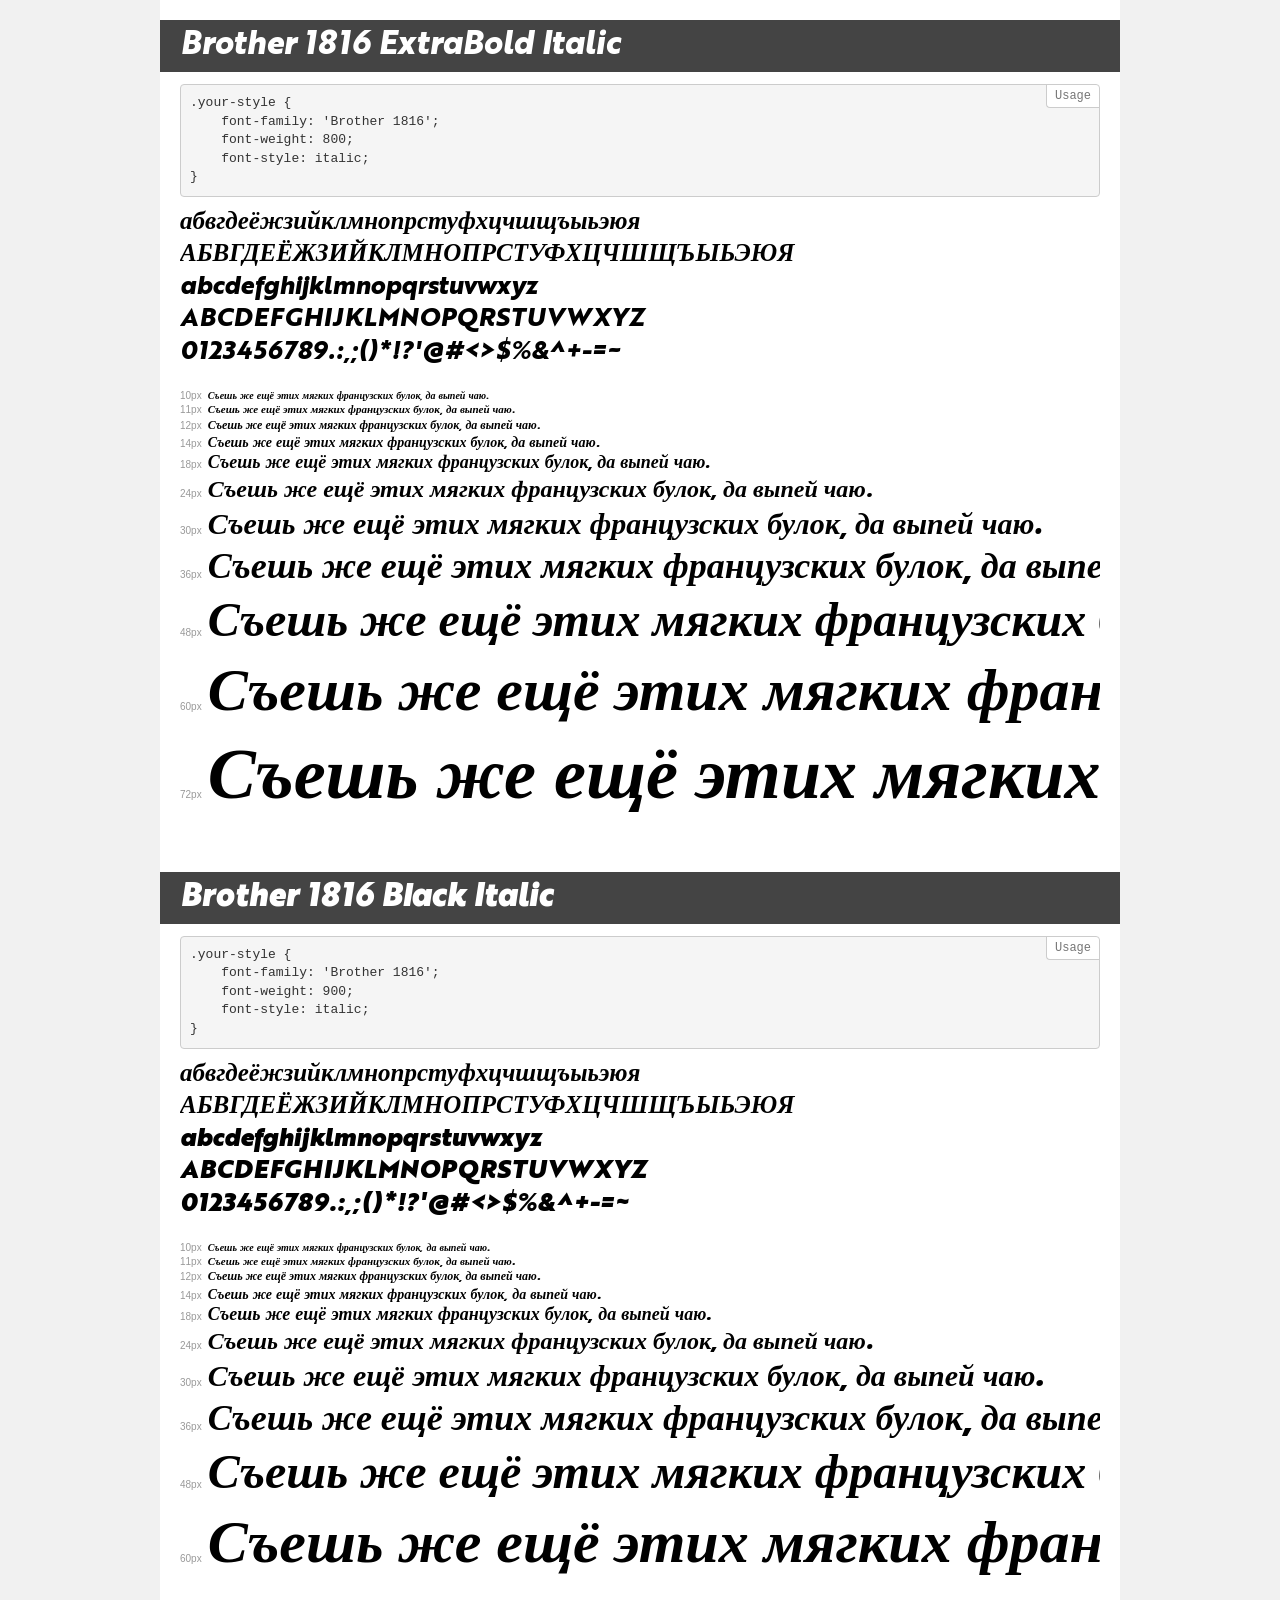
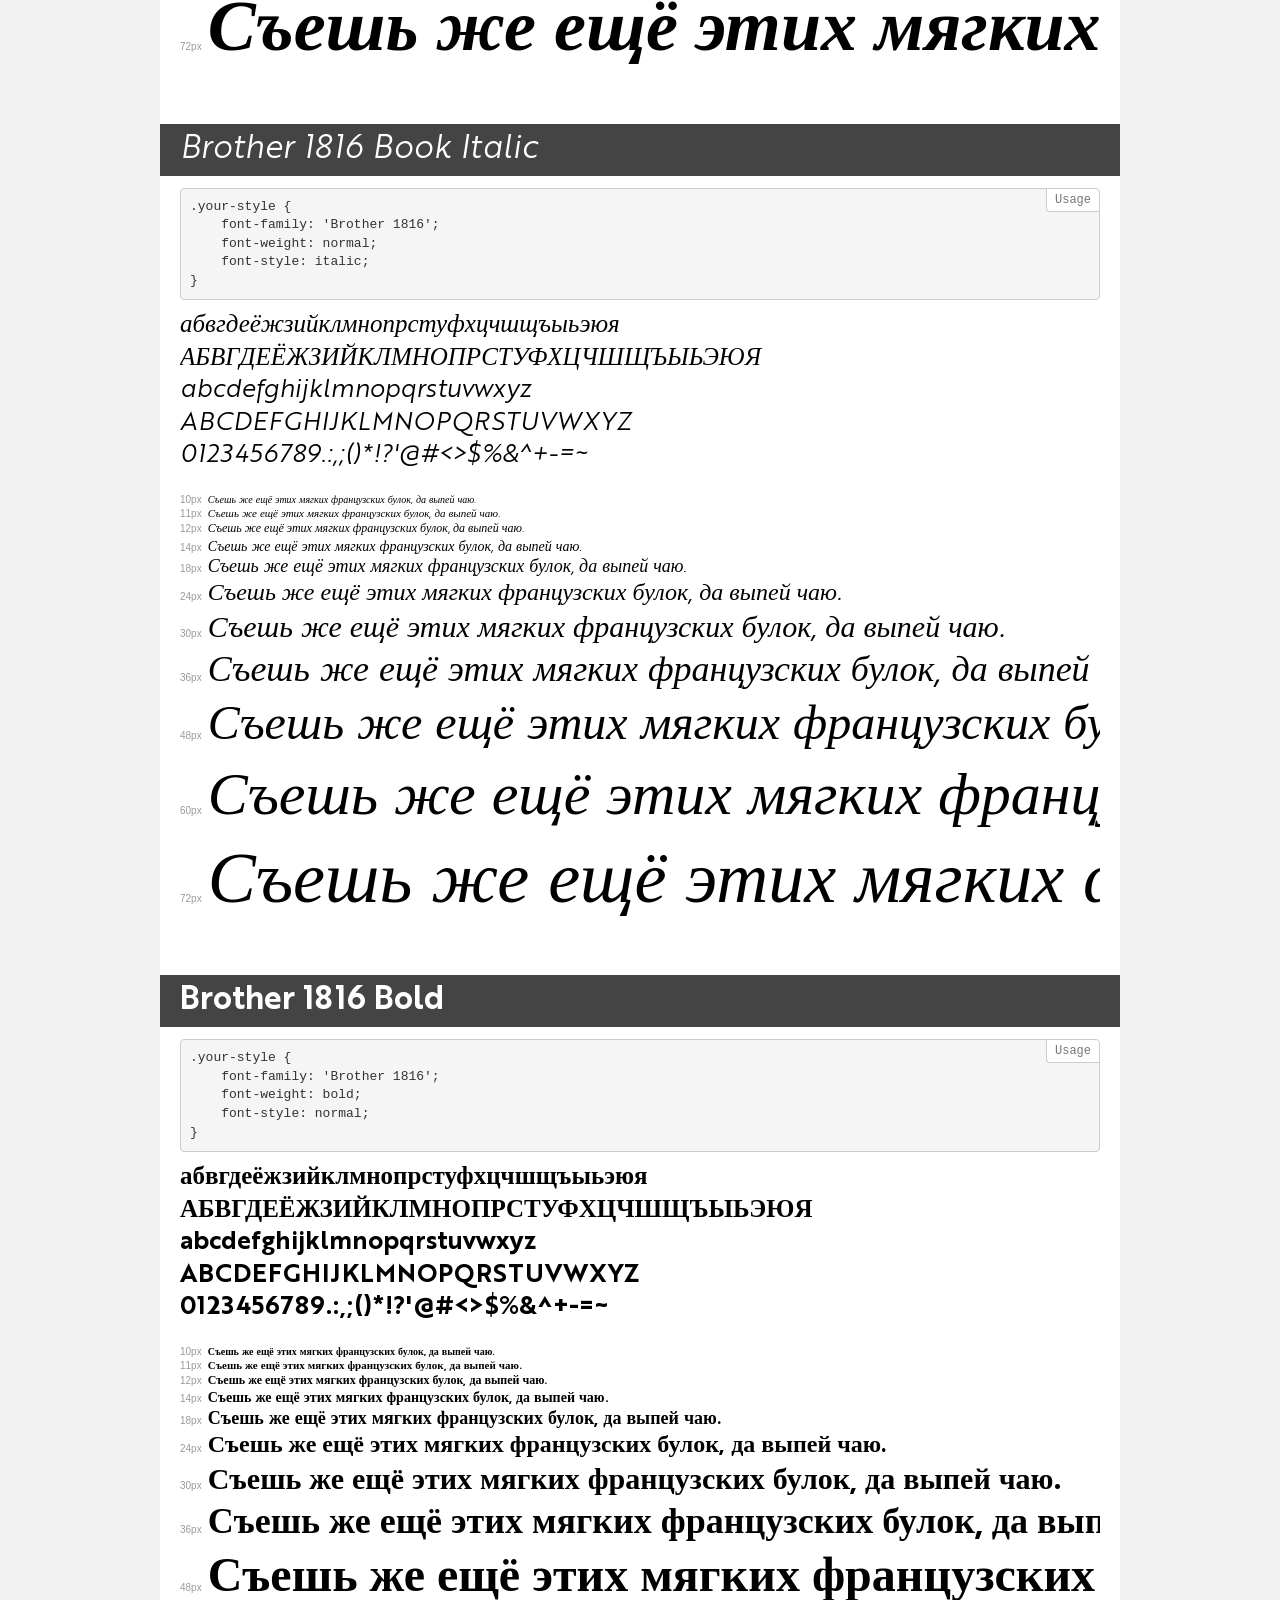
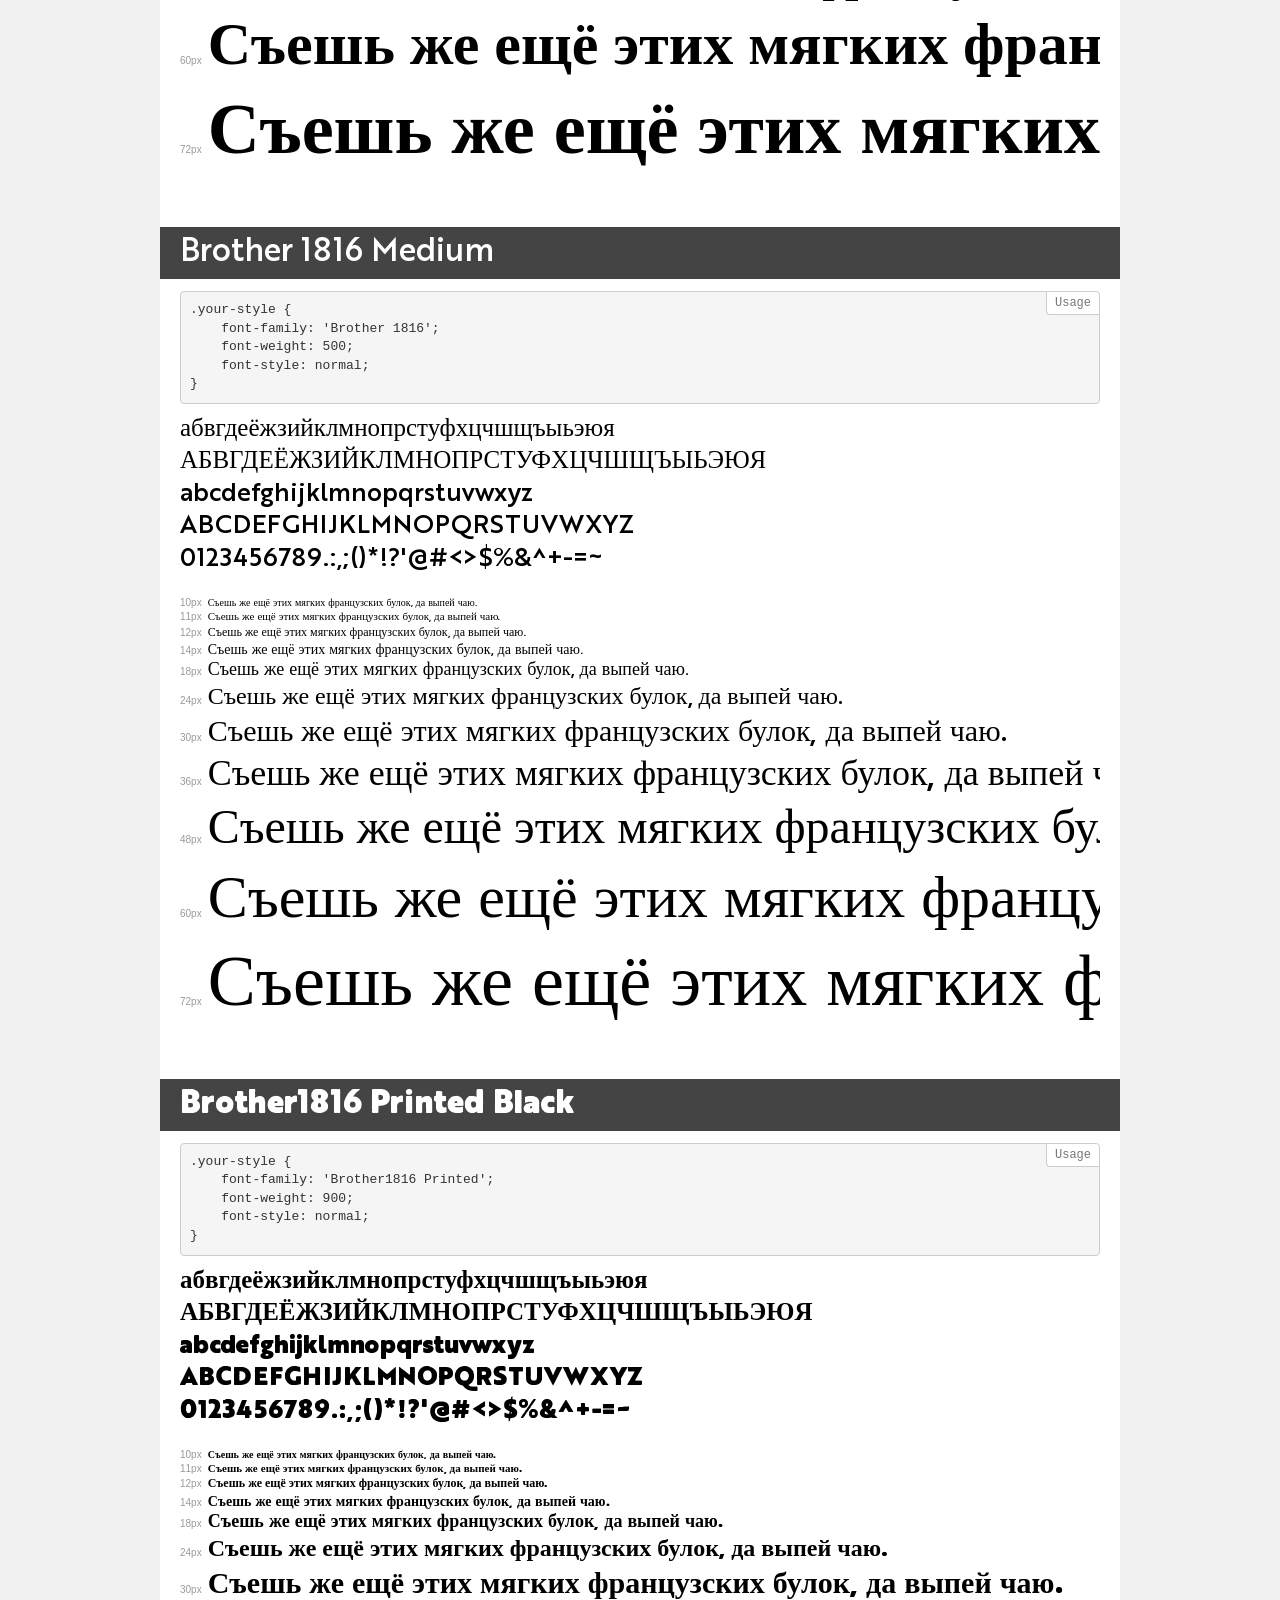
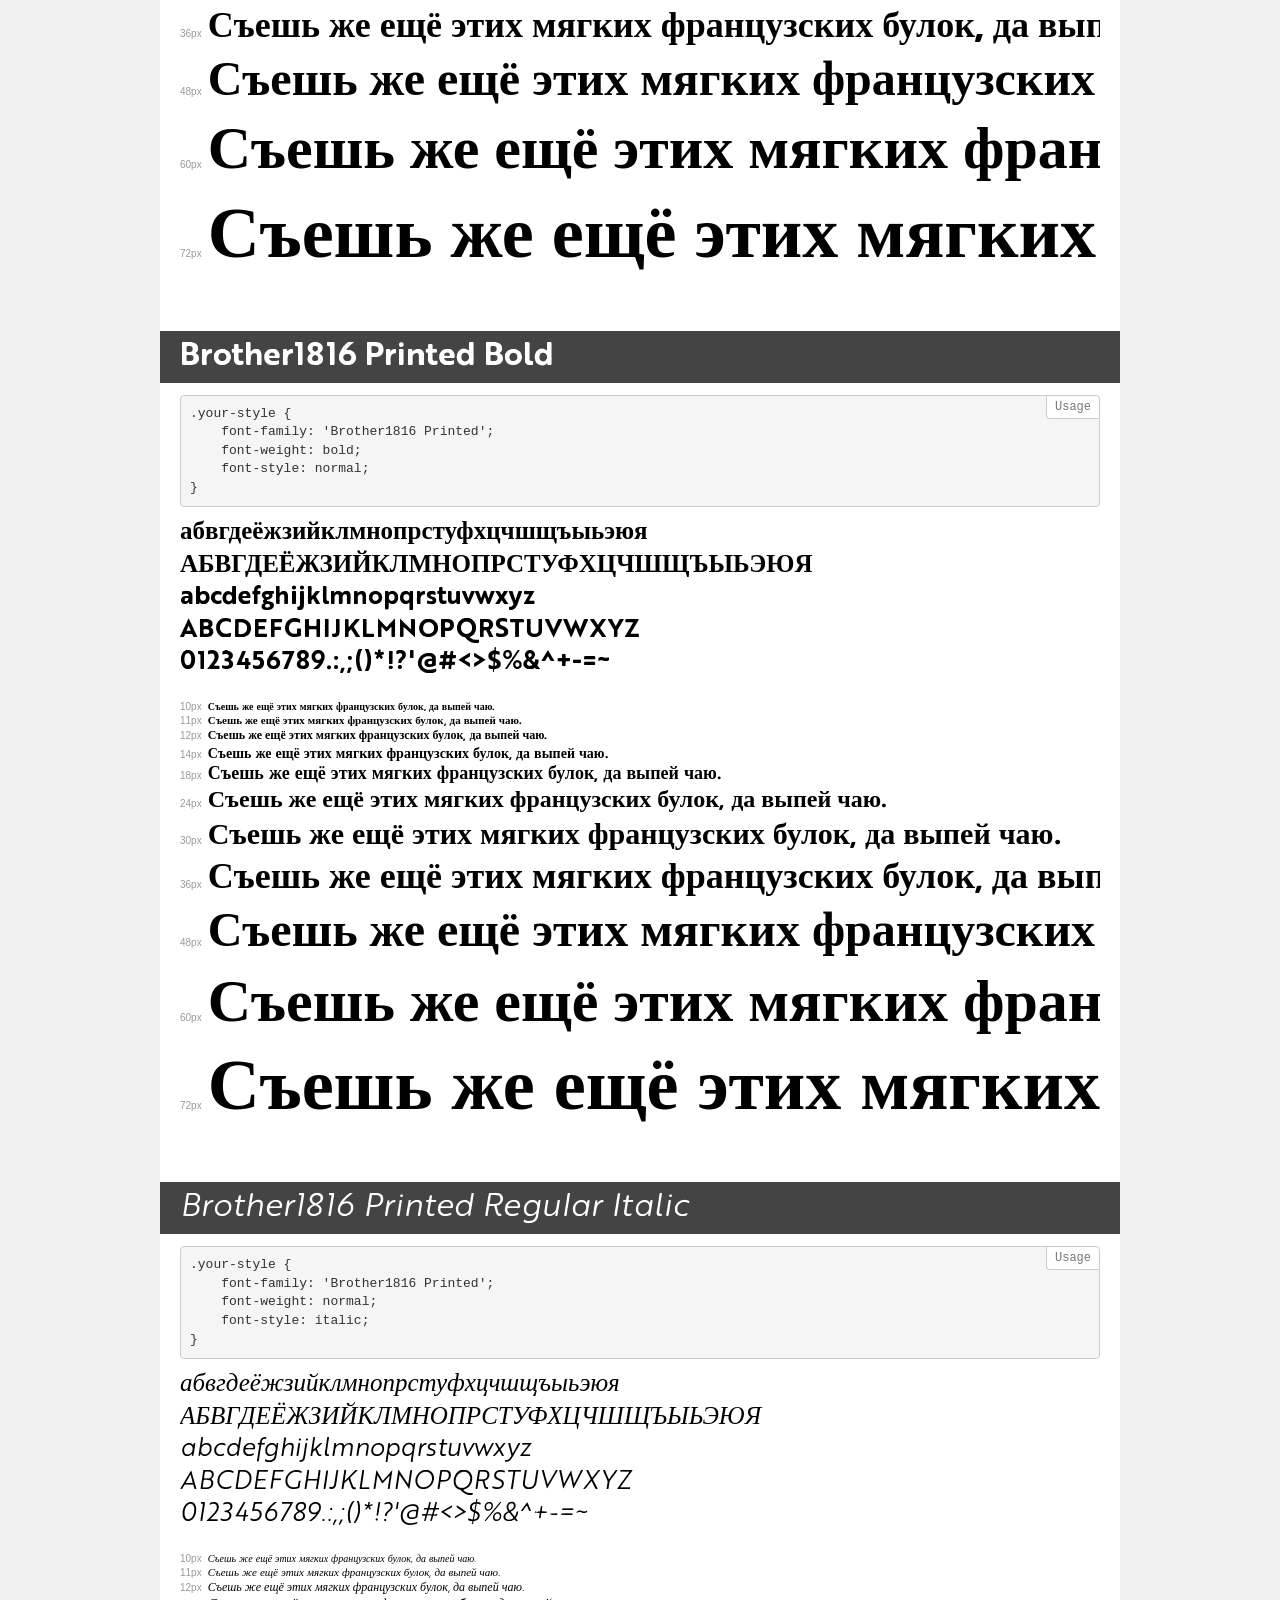
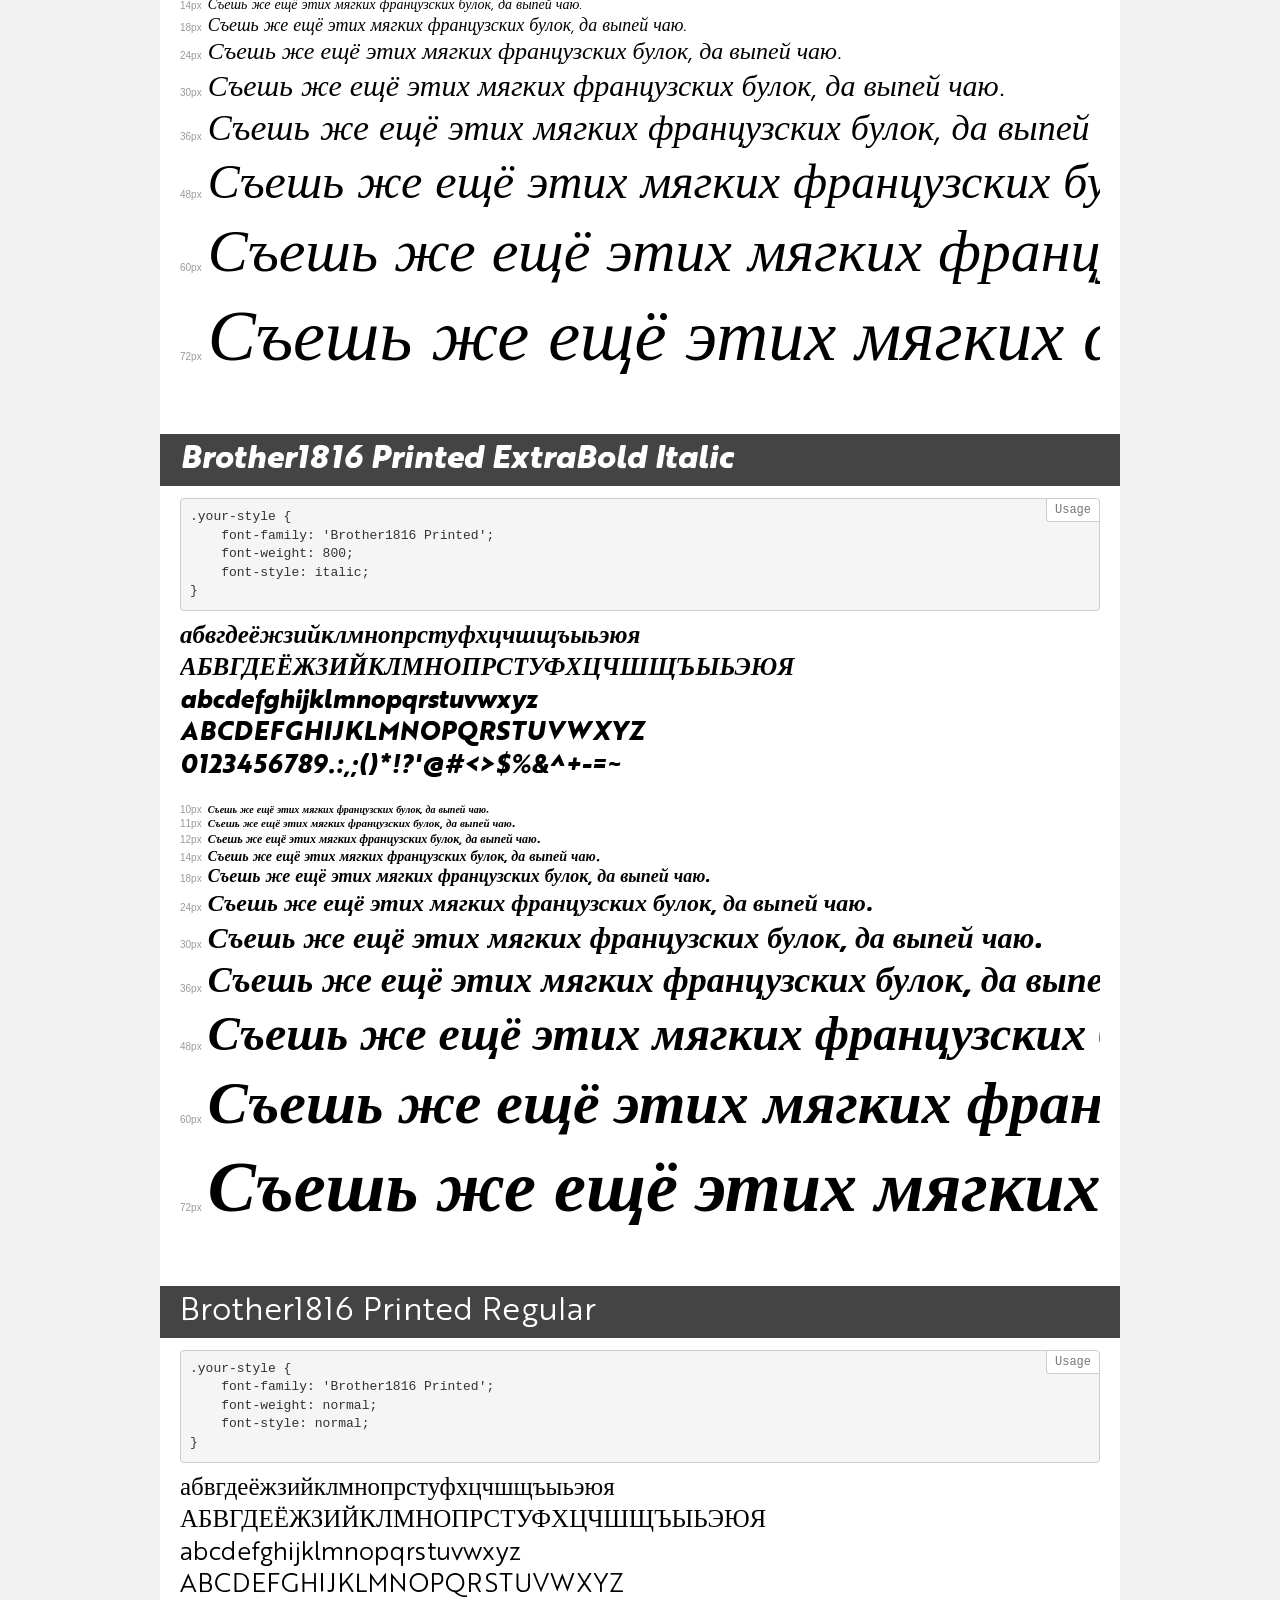
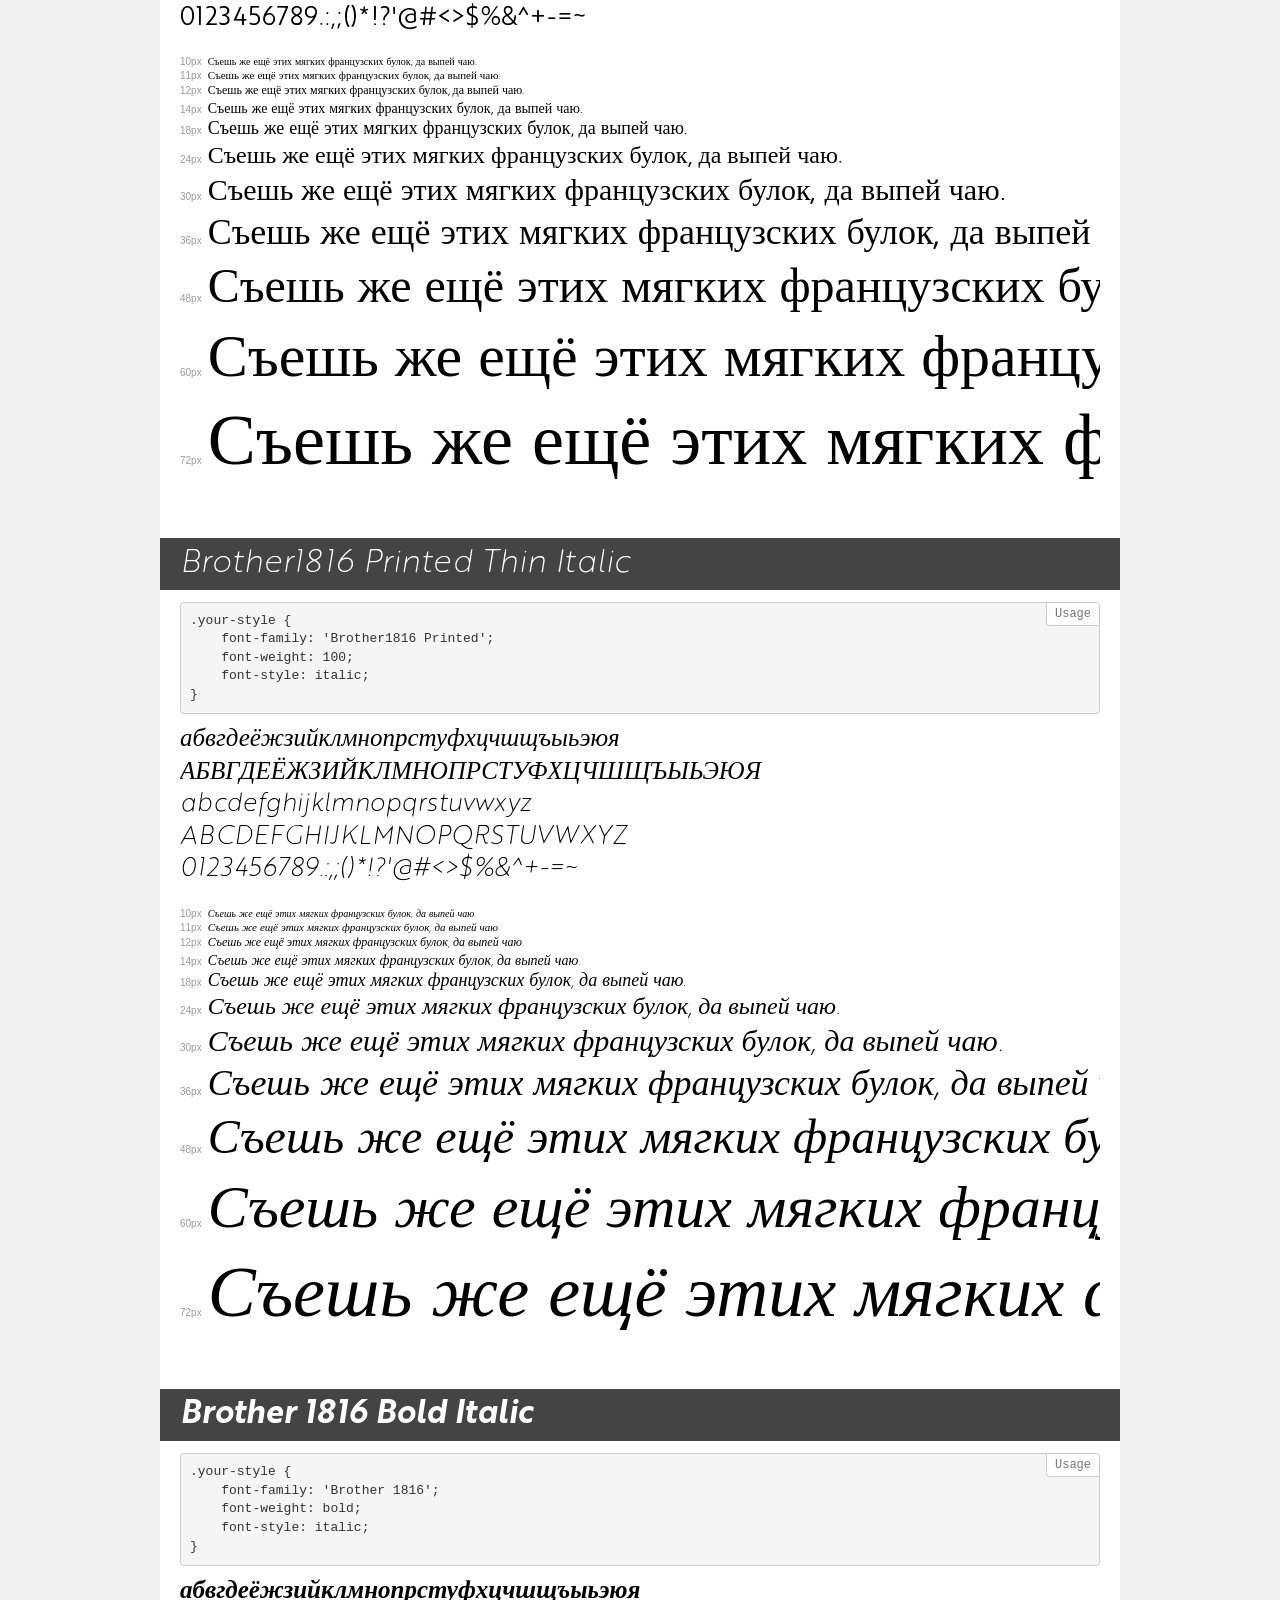
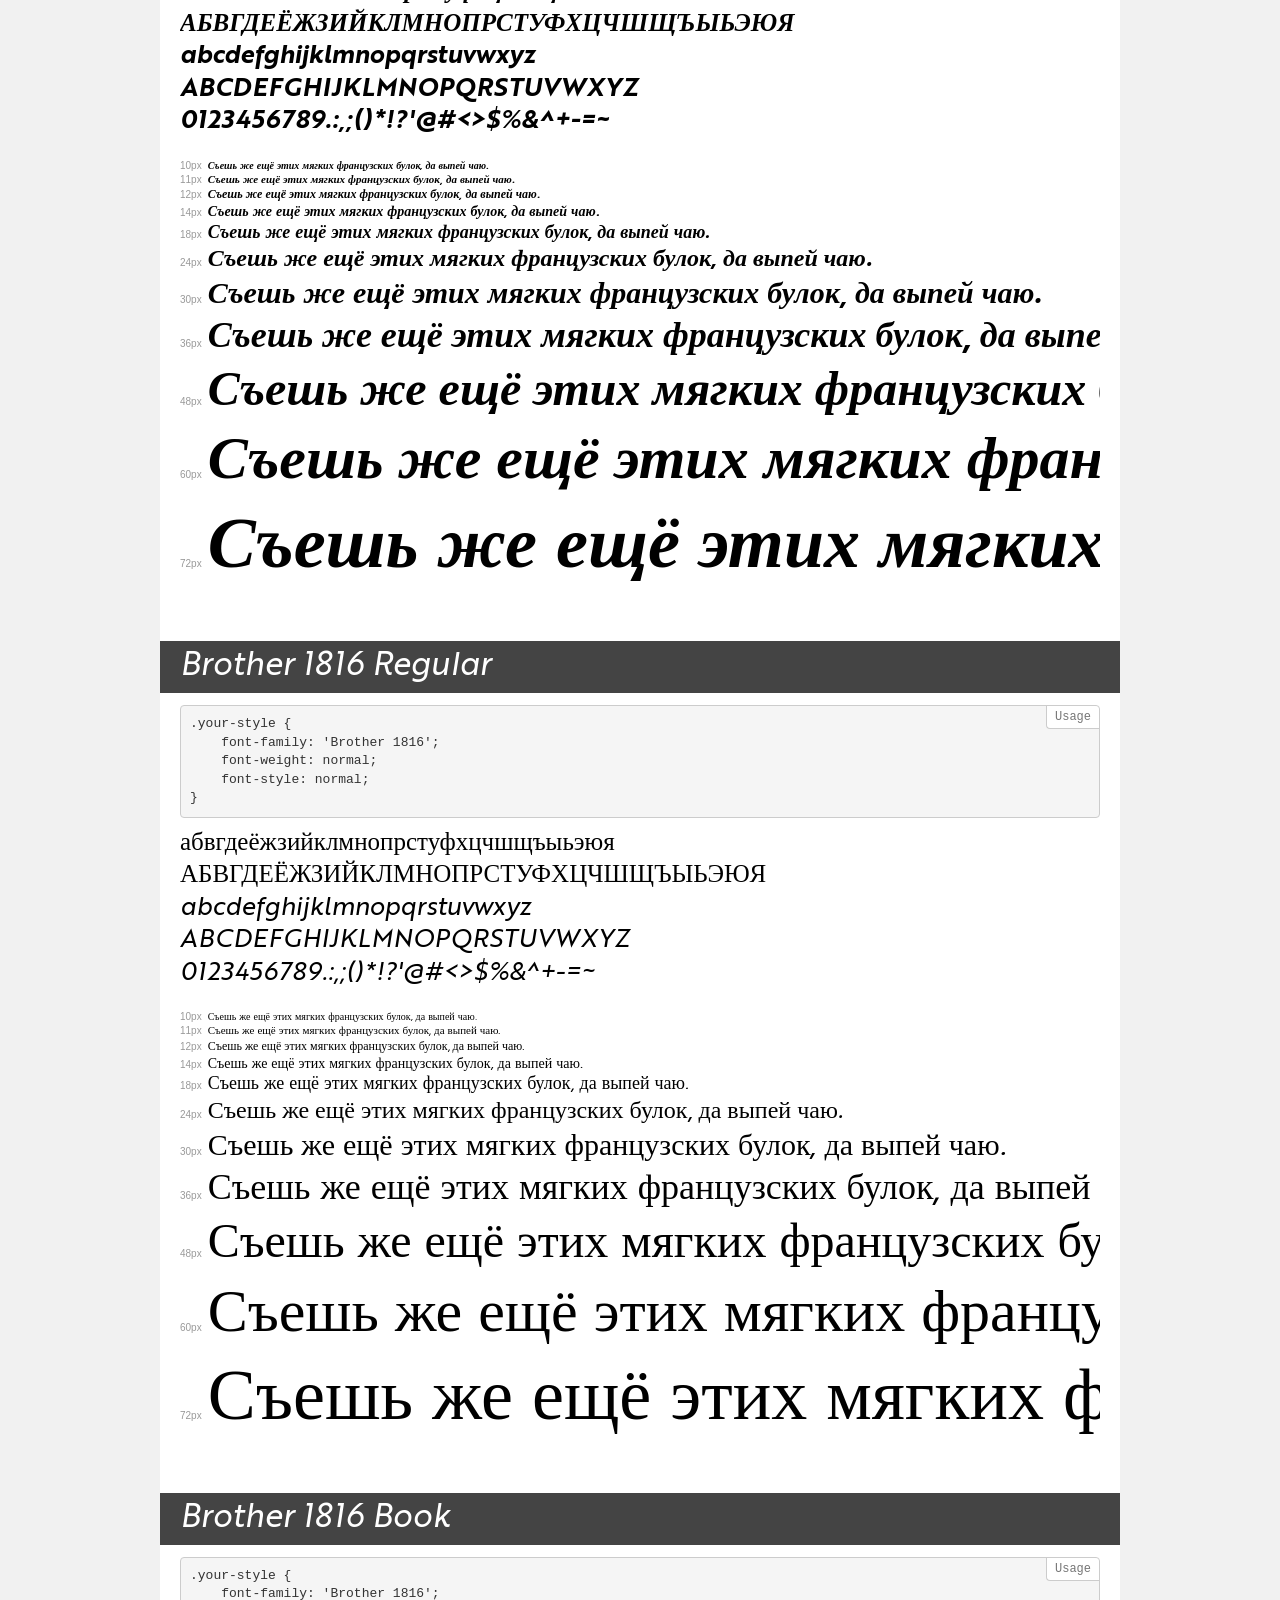
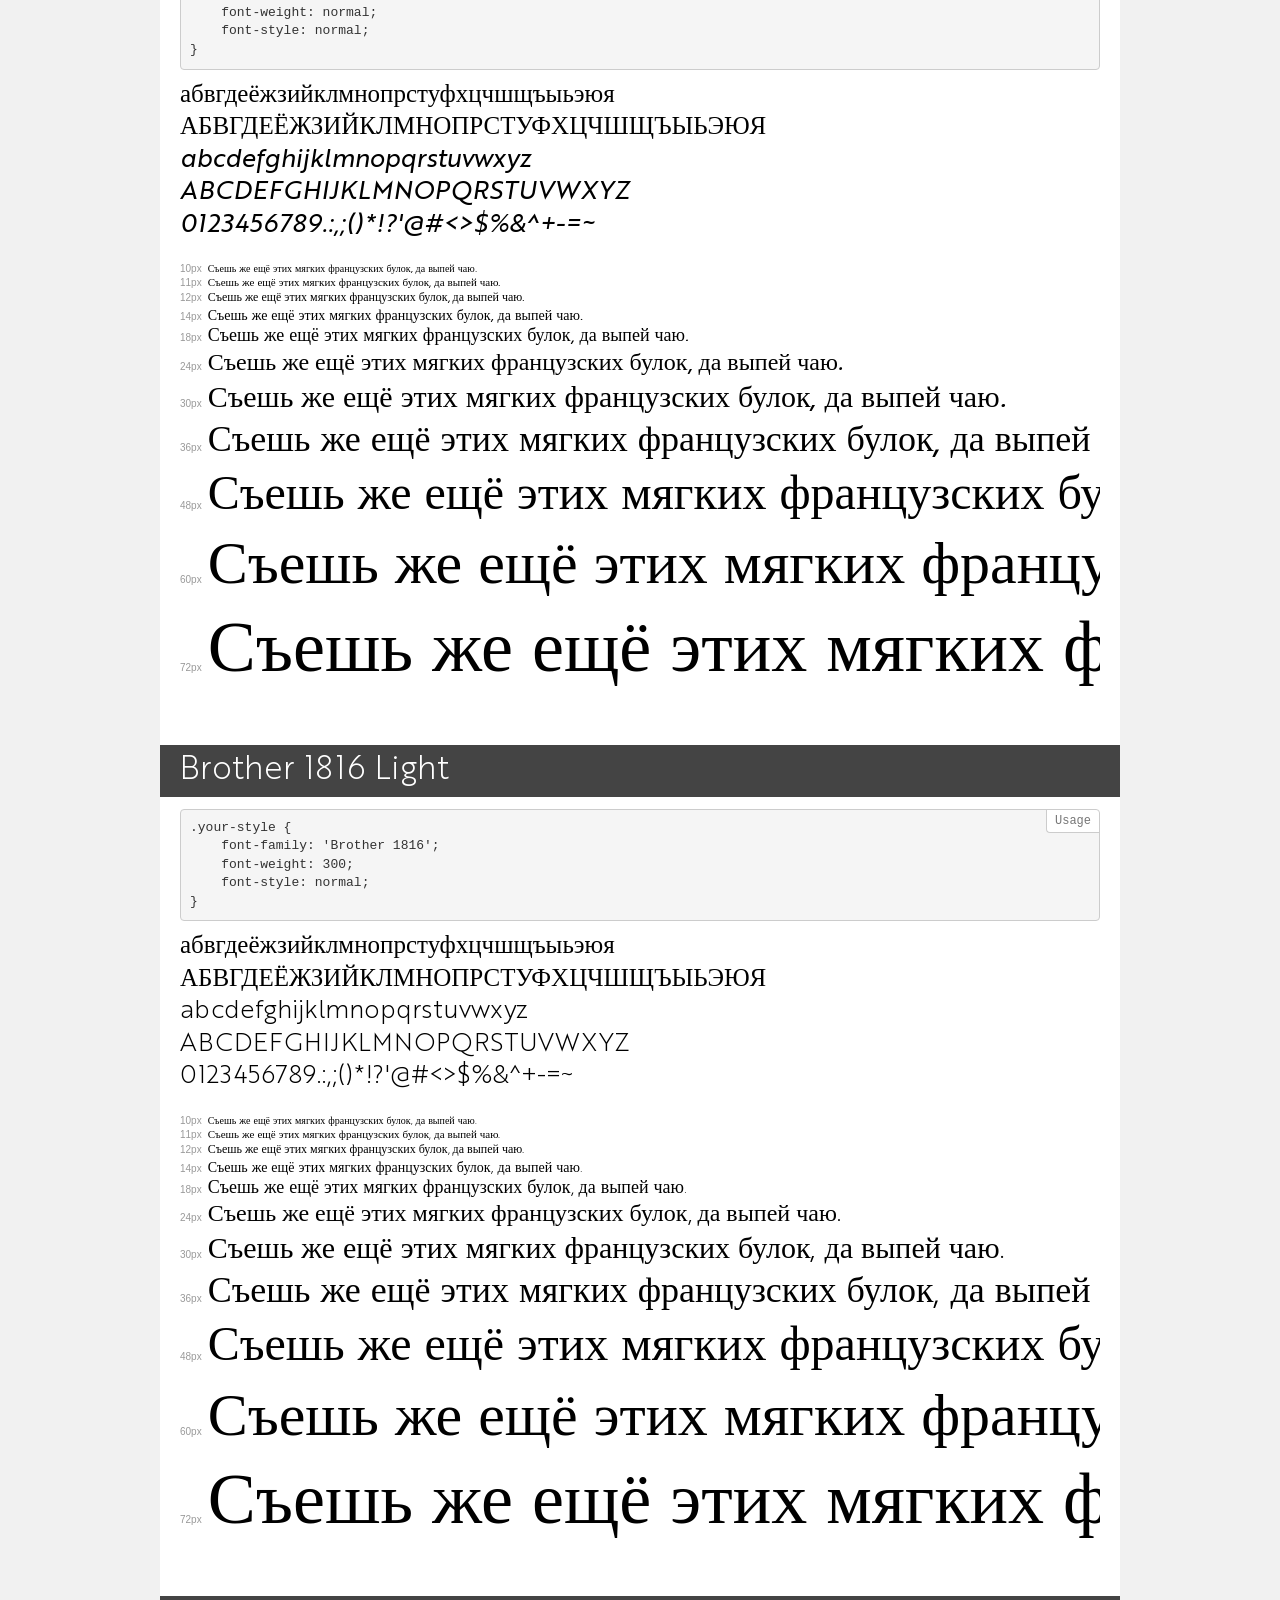
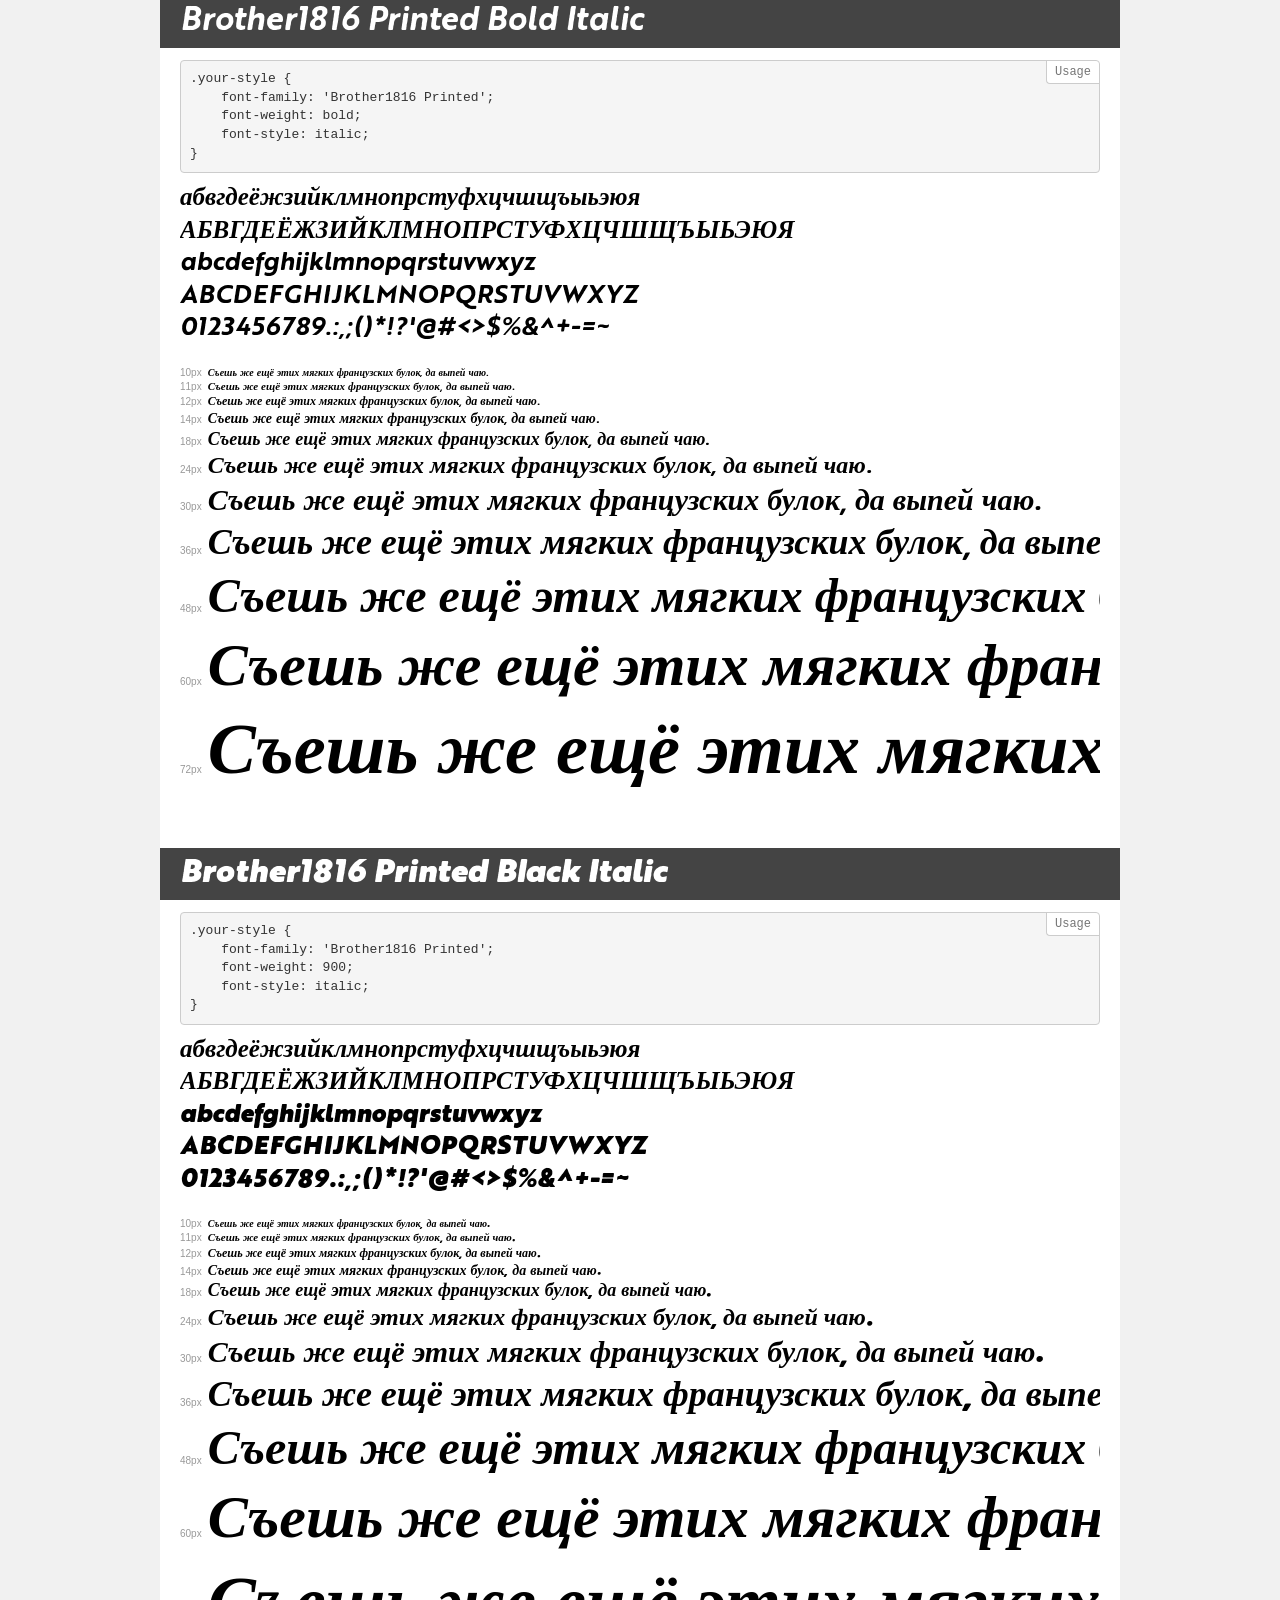
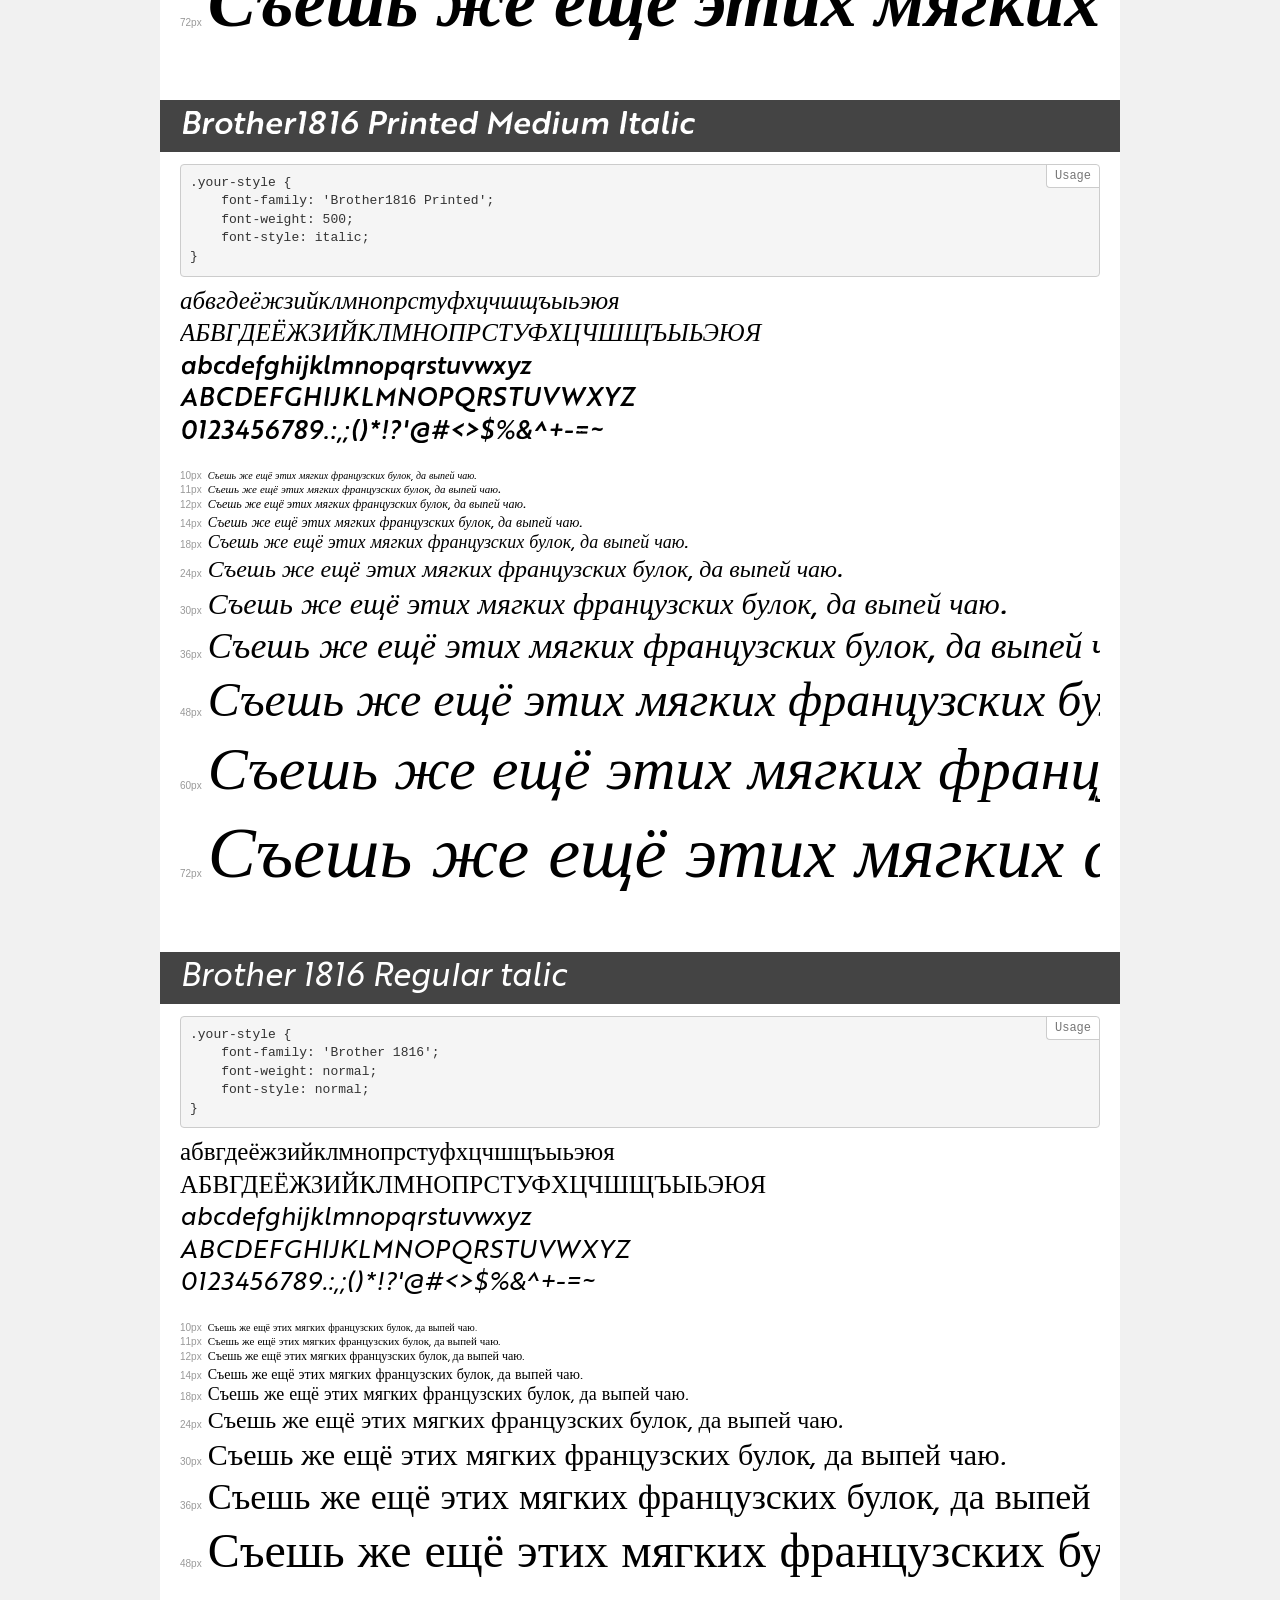
<file: assets/font/BROTHER 1816/demo.html>
<!DOCTYPE html>
<html>
<head>
    <meta charset="utf-8">
    <meta http-equiv="X-UA-Compatible" content="IE=edge">
    <meta name="viewport" content="width=device-width, initial-scale=1">
    <meta name="robots" content="noindex, noarchive">
    <meta name="format-detection" content="telephone=no">
    <title>Transfonter demo</title>
    <link href="stylesheet.css" rel="stylesheet">
    <style>
        /*
        http://meyerweb.com/eric/tools/css/reset/
        v2.0 | 20110126
        License: none (public domain)
        */
        html, body, div, span, applet, object, iframe,
        h1, h2, h3, h4, h5, h6, p, blockquote, pre,
        a, abbr, acronym, address, big, cite, code,
        del, dfn, em, img, ins, kbd, q, s, samp,
        small, strike, strong, sub, sup, tt, var,
        b, u, i, center,
        dl, dt, dd, ol, ul, li,
        fieldset, form, label, legend,
        table, caption, tbody, tfoot, thead, tr, th, td,
        article, aside, canvas, details, embed,
        figure, figcaption, footer, header, hgroup,
        menu, nav, output, ruby, section, summary,
        time, mark, audio, video {
            margin: 0;
            padding: 0;
            border: 0;
            font-size: 100%;
            font: inherit;
            vertical-align: baseline;
        }
        /* HTML5 display-role reset for older browsers */
        article, aside, details, figcaption, figure,
        footer, header, hgroup, menu, nav, section {
            display: block;
        }
        body {
            line-height: 1;
        }
        ol, ul {
            list-style: none;
        }
        blockquote, q {
            quotes: none;
        }
        blockquote:before, blockquote:after,
        q:before, q:after {
            content: '';
            content: none;
        }
        table {
            border-collapse: collapse;
            border-spacing: 0;
        }
        /* common styles */
        body {
            background: #f1f1f1;
            color: #000;
        }
        .page {
            background: #fff;
            width: 920px;
            margin: 0 auto;
            padding: 20px 20px 0 20px;
            overflow: hidden;
        }
        .font-container {
            overflow-x: auto;
            overflow-y: hidden;
            margin-bottom: 40px;
            line-height: 1.3;
            white-space: nowrap;
            padding-bottom: 5px;
        }
        h1 {
            position: relative;
            background: #444;
            font-size: 32px;
            color: #fff;
            padding: 10px 20px;
            margin: 0 -20px 12px -20px;
        }
        .letters {
            font-size: 25px;
            margin-bottom: 20px;
        }
        .s10:before {
            content: '10px';
        }
        .s11:before {
            content: '11px';
        }
        .s12:before {
            content: '12px';
        }
        .s14:before {
            content: '14px';
        }
        .s18:before {
            content: '18px';
        }
        .s24:before {
            content: '24px';
        }
        .s30:before {
            content: '30px';
        }
        .s36:before {
            content: '36px';
        }
        .s48:before {
            content: '48px';
        }
        .s60:before {
            content: '60px';
        }
        .s72:before {
            content: '72px';
        }
        .s10:before, .s11:before, .s12:before, .s14:before,
        .s18:before, .s24:before, .s30:before, .s36:before,
        .s48:before, .s60:before, .s72:before {
            font-family: Arial, sans-serif;
            font-size: 10px;
            font-weight: normal;
            font-style: normal;
            color: #999;
            padding-right: 6px;
        }
        pre {
            display: block;
            position: relative;
            padding: 9px;
            margin: 0 0 10px;
            font-family: Monaco, Menlo, Consolas, "Courier New", monospace !important;
            font-size: 13px;
            line-height: 1.428571429;
            color: #333;
            font-weight: normal !important;
            font-style: normal !important;
            background-color: #f5f5f5;
            border: 1px solid #ccc;
            overflow-x: auto;
            border-radius: 4px;
        }
        pre:after {
            display: block;
            position: absolute;
            right: 0;
            top: 0;
            content: 'Usage';
            line-height: 1;
            padding: 5px 8px;
            font-size: 12px;
            color: #767676;
            background-color: #fff;
            border: 1px solid #ccc;
            border-right: none;
            border-top: none;
            border-radius: 0 4px 0 4px;
            z-index: 10;
        }
        /* responsive */
        @media (max-width: 959px) {
            .page {
                width: auto;
                margin: 0;
            }
        }
    </style>
</head>
<body>
<div class="page">
    <div class="demo" style="font-family: 'Brother 1816'; font-weight: 800; font-style: italic;">
        <h1>Brother 1816 ExtraBold Italic</h1>
        <pre>.your-style {
    font-family: 'Brother 1816';
    font-weight: 800;
    font-style: italic;
}</pre>
        <div class="font-container">
            <p class="letters">
                абвгдеёжзийклмнопрстуфхцчшщъыьэюя<br>
АБВГДЕЁЖЗИЙКЛМНОПРСТУФХЦЧШЩЪЫЬЭЮЯ<br>
abcdefghijklmnopqrstuvwxyz<br>
ABCDEFGHIJKLMNOPQRSTUVWXYZ<br>
                0123456789.:,;()*!?'@#<>$%&^+-=~
            </p>
            <p class="s10" style="font-size: 10px;">Съешь же ещё этих мягких французских булок, да выпей чаю.</p>
            <p class="s11" style="font-size: 11px;">Съешь же ещё этих мягких французских булок, да выпей чаю.</p>
            <p class="s12" style="font-size: 12px;">Съешь же ещё этих мягких французских булок, да выпей чаю.</p>
            <p class="s14" style="font-size: 14px;">Съешь же ещё этих мягких французских булок, да выпей чаю.</p>
            <p class="s18" style="font-size: 18px;">Съешь же ещё этих мягких французских булок, да выпей чаю.</p>
            <p class="s24" style="font-size: 24px;">Съешь же ещё этих мягких французских булок, да выпей чаю.</p>
            <p class="s30" style="font-size: 30px;">Съешь же ещё этих мягких французских булок, да выпей чаю.</p>
            <p class="s36" style="font-size: 36px;">Съешь же ещё этих мягких французских булок, да выпей чаю.</p>
            <p class="s48" style="font-size: 48px;">Съешь же ещё этих мягких французских булок, да выпей чаю.</p>
            <p class="s60" style="font-size: 60px;">Съешь же ещё этих мягких французских булок, да выпей чаю.</p>
            <p class="s72" style="font-size: 72px;">Съешь же ещё этих мягких французских булок, да выпей чаю.</p>
        </div>
    </div>
    <div class="demo" style="font-family: 'Brother 1816'; font-weight: 900; font-style: italic;">
        <h1>Brother 1816 Black Italic</h1>
        <pre>.your-style {
    font-family: 'Brother 1816';
    font-weight: 900;
    font-style: italic;
}</pre>
        <div class="font-container">
            <p class="letters">
                абвгдеёжзийклмнопрстуфхцчшщъыьэюя<br>
АБВГДЕЁЖЗИЙКЛМНОПРСТУФХЦЧШЩЪЫЬЭЮЯ<br>
abcdefghijklmnopqrstuvwxyz<br>
ABCDEFGHIJKLMNOPQRSTUVWXYZ<br>
                0123456789.:,;()*!?'@#<>$%&^+-=~
            </p>
            <p class="s10" style="font-size: 10px;">Съешь же ещё этих мягких французских булок, да выпей чаю.</p>
            <p class="s11" style="font-size: 11px;">Съешь же ещё этих мягких французских булок, да выпей чаю.</p>
            <p class="s12" style="font-size: 12px;">Съешь же ещё этих мягких французских булок, да выпей чаю.</p>
            <p class="s14" style="font-size: 14px;">Съешь же ещё этих мягких французских булок, да выпей чаю.</p>
            <p class="s18" style="font-size: 18px;">Съешь же ещё этих мягких французских булок, да выпей чаю.</p>
            <p class="s24" style="font-size: 24px;">Съешь же ещё этих мягких французских булок, да выпей чаю.</p>
            <p class="s30" style="font-size: 30px;">Съешь же ещё этих мягких французских булок, да выпей чаю.</p>
            <p class="s36" style="font-size: 36px;">Съешь же ещё этих мягких французских булок, да выпей чаю.</p>
            <p class="s48" style="font-size: 48px;">Съешь же ещё этих мягких французских булок, да выпей чаю.</p>
            <p class="s60" style="font-size: 60px;">Съешь же ещё этих мягких французских булок, да выпей чаю.</p>
            <p class="s72" style="font-size: 72px;">Съешь же ещё этих мягких французских булок, да выпей чаю.</p>
        </div>
    </div>
    <div class="demo" style="font-family: 'Brother 1816'; font-weight: normal; font-style: italic;">
        <h1>Brother 1816 Book Italic</h1>
        <pre>.your-style {
    font-family: 'Brother 1816';
    font-weight: normal;
    font-style: italic;
}</pre>
        <div class="font-container">
            <p class="letters">
                абвгдеёжзийклмнопрстуфхцчшщъыьэюя<br>
АБВГДЕЁЖЗИЙКЛМНОПРСТУФХЦЧШЩЪЫЬЭЮЯ<br>
abcdefghijklmnopqrstuvwxyz<br>
ABCDEFGHIJKLMNOPQRSTUVWXYZ<br>
                0123456789.:,;()*!?'@#<>$%&^+-=~
            </p>
            <p class="s10" style="font-size: 10px;">Съешь же ещё этих мягких французских булок, да выпей чаю.</p>
            <p class="s11" style="font-size: 11px;">Съешь же ещё этих мягких французских булок, да выпей чаю.</p>
            <p class="s12" style="font-size: 12px;">Съешь же ещё этих мягких французских булок, да выпей чаю.</p>
            <p class="s14" style="font-size: 14px;">Съешь же ещё этих мягких французских булок, да выпей чаю.</p>
            <p class="s18" style="font-size: 18px;">Съешь же ещё этих мягких французских булок, да выпей чаю.</p>
            <p class="s24" style="font-size: 24px;">Съешь же ещё этих мягких французских булок, да выпей чаю.</p>
            <p class="s30" style="font-size: 30px;">Съешь же ещё этих мягких французских булок, да выпей чаю.</p>
            <p class="s36" style="font-size: 36px;">Съешь же ещё этих мягких французских булок, да выпей чаю.</p>
            <p class="s48" style="font-size: 48px;">Съешь же ещё этих мягких французских булок, да выпей чаю.</p>
            <p class="s60" style="font-size: 60px;">Съешь же ещё этих мягких французских булок, да выпей чаю.</p>
            <p class="s72" style="font-size: 72px;">Съешь же ещё этих мягких французских булок, да выпей чаю.</p>
        </div>
    </div>
    <div class="demo" style="font-family: 'Brother 1816'; font-weight: bold; font-style: normal;">
        <h1>Brother 1816 Bold</h1>
        <pre>.your-style {
    font-family: 'Brother 1816';
    font-weight: bold;
    font-style: normal;
}</pre>
        <div class="font-container">
            <p class="letters">
                абвгдеёжзийклмнопрстуфхцчшщъыьэюя<br>
АБВГДЕЁЖЗИЙКЛМНОПРСТУФХЦЧШЩЪЫЬЭЮЯ<br>
abcdefghijklmnopqrstuvwxyz<br>
ABCDEFGHIJKLMNOPQRSTUVWXYZ<br>
                0123456789.:,;()*!?'@#<>$%&^+-=~
            </p>
            <p class="s10" style="font-size: 10px;">Съешь же ещё этих мягких французских булок, да выпей чаю.</p>
            <p class="s11" style="font-size: 11px;">Съешь же ещё этих мягких французских булок, да выпей чаю.</p>
            <p class="s12" style="font-size: 12px;">Съешь же ещё этих мягких французских булок, да выпей чаю.</p>
            <p class="s14" style="font-size: 14px;">Съешь же ещё этих мягких французских булок, да выпей чаю.</p>
            <p class="s18" style="font-size: 18px;">Съешь же ещё этих мягких французских булок, да выпей чаю.</p>
            <p class="s24" style="font-size: 24px;">Съешь же ещё этих мягких французских булок, да выпей чаю.</p>
            <p class="s30" style="font-size: 30px;">Съешь же ещё этих мягких французских булок, да выпей чаю.</p>
            <p class="s36" style="font-size: 36px;">Съешь же ещё этих мягких французских булок, да выпей чаю.</p>
            <p class="s48" style="font-size: 48px;">Съешь же ещё этих мягких французских булок, да выпей чаю.</p>
            <p class="s60" style="font-size: 60px;">Съешь же ещё этих мягких французских булок, да выпей чаю.</p>
            <p class="s72" style="font-size: 72px;">Съешь же ещё этих мягких французских булок, да выпей чаю.</p>
        </div>
    </div>
    <div class="demo" style="font-family: 'Brother 1816'; font-weight: 500; font-style: normal;">
        <h1>Brother 1816 Medium</h1>
        <pre>.your-style {
    font-family: 'Brother 1816';
    font-weight: 500;
    font-style: normal;
}</pre>
        <div class="font-container">
            <p class="letters">
                абвгдеёжзийклмнопрстуфхцчшщъыьэюя<br>
АБВГДЕЁЖЗИЙКЛМНОПРСТУФХЦЧШЩЪЫЬЭЮЯ<br>
abcdefghijklmnopqrstuvwxyz<br>
ABCDEFGHIJKLMNOPQRSTUVWXYZ<br>
                0123456789.:,;()*!?'@#<>$%&^+-=~
            </p>
            <p class="s10" style="font-size: 10px;">Съешь же ещё этих мягких французских булок, да выпей чаю.</p>
            <p class="s11" style="font-size: 11px;">Съешь же ещё этих мягких французских булок, да выпей чаю.</p>
            <p class="s12" style="font-size: 12px;">Съешь же ещё этих мягких французских булок, да выпей чаю.</p>
            <p class="s14" style="font-size: 14px;">Съешь же ещё этих мягких французских булок, да выпей чаю.</p>
            <p class="s18" style="font-size: 18px;">Съешь же ещё этих мягких французских булок, да выпей чаю.</p>
            <p class="s24" style="font-size: 24px;">Съешь же ещё этих мягких французских булок, да выпей чаю.</p>
            <p class="s30" style="font-size: 30px;">Съешь же ещё этих мягких французских булок, да выпей чаю.</p>
            <p class="s36" style="font-size: 36px;">Съешь же ещё этих мягких французских булок, да выпей чаю.</p>
            <p class="s48" style="font-size: 48px;">Съешь же ещё этих мягких французских булок, да выпей чаю.</p>
            <p class="s60" style="font-size: 60px;">Съешь же ещё этих мягких французских булок, да выпей чаю.</p>
            <p class="s72" style="font-size: 72px;">Съешь же ещё этих мягких французских булок, да выпей чаю.</p>
        </div>
    </div>
    <div class="demo" style="font-family: 'Brother1816 Printed'; font-weight: 900; font-style: normal;">
        <h1>Brother1816 Printed Black</h1>
        <pre>.your-style {
    font-family: 'Brother1816 Printed';
    font-weight: 900;
    font-style: normal;
}</pre>
        <div class="font-container">
            <p class="letters">
                абвгдеёжзийклмнопрстуфхцчшщъыьэюя<br>
АБВГДЕЁЖЗИЙКЛМНОПРСТУФХЦЧШЩЪЫЬЭЮЯ<br>
abcdefghijklmnopqrstuvwxyz<br>
ABCDEFGHIJKLMNOPQRSTUVWXYZ<br>
                0123456789.:,;()*!?'@#<>$%&^+-=~
            </p>
            <p class="s10" style="font-size: 10px;">Съешь же ещё этих мягких французских булок, да выпей чаю.</p>
            <p class="s11" style="font-size: 11px;">Съешь же ещё этих мягких французских булок, да выпей чаю.</p>
            <p class="s12" style="font-size: 12px;">Съешь же ещё этих мягких французских булок, да выпей чаю.</p>
            <p class="s14" style="font-size: 14px;">Съешь же ещё этих мягких французских булок, да выпей чаю.</p>
            <p class="s18" style="font-size: 18px;">Съешь же ещё этих мягких французских булок, да выпей чаю.</p>
            <p class="s24" style="font-size: 24px;">Съешь же ещё этих мягких французских булок, да выпей чаю.</p>
            <p class="s30" style="font-size: 30px;">Съешь же ещё этих мягких французских булок, да выпей чаю.</p>
            <p class="s36" style="font-size: 36px;">Съешь же ещё этих мягких французских булок, да выпей чаю.</p>
            <p class="s48" style="font-size: 48px;">Съешь же ещё этих мягких французских булок, да выпей чаю.</p>
            <p class="s60" style="font-size: 60px;">Съешь же ещё этих мягких французских булок, да выпей чаю.</p>
            <p class="s72" style="font-size: 72px;">Съешь же ещё этих мягких французских булок, да выпей чаю.</p>
        </div>
    </div>
    <div class="demo" style="font-family: 'Brother1816 Printed'; font-weight: bold; font-style: normal;">
        <h1>Brother1816 Printed Bold</h1>
        <pre>.your-style {
    font-family: 'Brother1816 Printed';
    font-weight: bold;
    font-style: normal;
}</pre>
        <div class="font-container">
            <p class="letters">
                абвгдеёжзийклмнопрстуфхцчшщъыьэюя<br>
АБВГДЕЁЖЗИЙКЛМНОПРСТУФХЦЧШЩЪЫЬЭЮЯ<br>
abcdefghijklmnopqrstuvwxyz<br>
ABCDEFGHIJKLMNOPQRSTUVWXYZ<br>
                0123456789.:,;()*!?'@#<>$%&^+-=~
            </p>
            <p class="s10" style="font-size: 10px;">Съешь же ещё этих мягких французских булок, да выпей чаю.</p>
            <p class="s11" style="font-size: 11px;">Съешь же ещё этих мягких французских булок, да выпей чаю.</p>
            <p class="s12" style="font-size: 12px;">Съешь же ещё этих мягких французских булок, да выпей чаю.</p>
            <p class="s14" style="font-size: 14px;">Съешь же ещё этих мягких французских булок, да выпей чаю.</p>
            <p class="s18" style="font-size: 18px;">Съешь же ещё этих мягких французских булок, да выпей чаю.</p>
            <p class="s24" style="font-size: 24px;">Съешь же ещё этих мягких французских булок, да выпей чаю.</p>
            <p class="s30" style="font-size: 30px;">Съешь же ещё этих мягких французских булок, да выпей чаю.</p>
            <p class="s36" style="font-size: 36px;">Съешь же ещё этих мягких французских булок, да выпей чаю.</p>
            <p class="s48" style="font-size: 48px;">Съешь же ещё этих мягких французских булок, да выпей чаю.</p>
            <p class="s60" style="font-size: 60px;">Съешь же ещё этих мягких французских булок, да выпей чаю.</p>
            <p class="s72" style="font-size: 72px;">Съешь же ещё этих мягких французских булок, да выпей чаю.</p>
        </div>
    </div>
    <div class="demo" style="font-family: 'Brother1816 Printed'; font-weight: normal; font-style: italic;">
        <h1>Brother1816 Printed Regular Italic</h1>
        <pre>.your-style {
    font-family: 'Brother1816 Printed';
    font-weight: normal;
    font-style: italic;
}</pre>
        <div class="font-container">
            <p class="letters">
                абвгдеёжзийклмнопрстуфхцчшщъыьэюя<br>
АБВГДЕЁЖЗИЙКЛМНОПРСТУФХЦЧШЩЪЫЬЭЮЯ<br>
abcdefghijklmnopqrstuvwxyz<br>
ABCDEFGHIJKLMNOPQRSTUVWXYZ<br>
                0123456789.:,;()*!?'@#<>$%&^+-=~
            </p>
            <p class="s10" style="font-size: 10px;">Съешь же ещё этих мягких французских булок, да выпей чаю.</p>
            <p class="s11" style="font-size: 11px;">Съешь же ещё этих мягких французских булок, да выпей чаю.</p>
            <p class="s12" style="font-size: 12px;">Съешь же ещё этих мягких французских булок, да выпей чаю.</p>
            <p class="s14" style="font-size: 14px;">Съешь же ещё этих мягких французских булок, да выпей чаю.</p>
            <p class="s18" style="font-size: 18px;">Съешь же ещё этих мягких французских булок, да выпей чаю.</p>
            <p class="s24" style="font-size: 24px;">Съешь же ещё этих мягких французских булок, да выпей чаю.</p>
            <p class="s30" style="font-size: 30px;">Съешь же ещё этих мягких французских булок, да выпей чаю.</p>
            <p class="s36" style="font-size: 36px;">Съешь же ещё этих мягких французских булок, да выпей чаю.</p>
            <p class="s48" style="font-size: 48px;">Съешь же ещё этих мягких французских булок, да выпей чаю.</p>
            <p class="s60" style="font-size: 60px;">Съешь же ещё этих мягких французских булок, да выпей чаю.</p>
            <p class="s72" style="font-size: 72px;">Съешь же ещё этих мягких французских булок, да выпей чаю.</p>
        </div>
    </div>
    <div class="demo" style="font-family: 'Brother1816 Printed'; font-weight: 800; font-style: italic;">
        <h1>Brother1816 Printed ExtraBold Italic</h1>
        <pre>.your-style {
    font-family: 'Brother1816 Printed';
    font-weight: 800;
    font-style: italic;
}</pre>
        <div class="font-container">
            <p class="letters">
                абвгдеёжзийклмнопрстуфхцчшщъыьэюя<br>
АБВГДЕЁЖЗИЙКЛМНОПРСТУФХЦЧШЩЪЫЬЭЮЯ<br>
abcdefghijklmnopqrstuvwxyz<br>
ABCDEFGHIJKLMNOPQRSTUVWXYZ<br>
                0123456789.:,;()*!?'@#<>$%&^+-=~
            </p>
            <p class="s10" style="font-size: 10px;">Съешь же ещё этих мягких французских булок, да выпей чаю.</p>
            <p class="s11" style="font-size: 11px;">Съешь же ещё этих мягких французских булок, да выпей чаю.</p>
            <p class="s12" style="font-size: 12px;">Съешь же ещё этих мягких французских булок, да выпей чаю.</p>
            <p class="s14" style="font-size: 14px;">Съешь же ещё этих мягких французских булок, да выпей чаю.</p>
            <p class="s18" style="font-size: 18px;">Съешь же ещё этих мягких французских булок, да выпей чаю.</p>
            <p class="s24" style="font-size: 24px;">Съешь же ещё этих мягких французских булок, да выпей чаю.</p>
            <p class="s30" style="font-size: 30px;">Съешь же ещё этих мягких французских булок, да выпей чаю.</p>
            <p class="s36" style="font-size: 36px;">Съешь же ещё этих мягких французских булок, да выпей чаю.</p>
            <p class="s48" style="font-size: 48px;">Съешь же ещё этих мягких французских булок, да выпей чаю.</p>
            <p class="s60" style="font-size: 60px;">Съешь же ещё этих мягких французских булок, да выпей чаю.</p>
            <p class="s72" style="font-size: 72px;">Съешь же ещё этих мягких французских булок, да выпей чаю.</p>
        </div>
    </div>
    <div class="demo" style="font-family: 'Brother1816 Printed'; font-weight: normal; font-style: normal;">
        <h1>Brother1816 Printed Regular</h1>
        <pre>.your-style {
    font-family: 'Brother1816 Printed';
    font-weight: normal;
    font-style: normal;
}</pre>
        <div class="font-container">
            <p class="letters">
                абвгдеёжзийклмнопрстуфхцчшщъыьэюя<br>
АБВГДЕЁЖЗИЙКЛМНОПРСТУФХЦЧШЩЪЫЬЭЮЯ<br>
abcdefghijklmnopqrstuvwxyz<br>
ABCDEFGHIJKLMNOPQRSTUVWXYZ<br>
                0123456789.:,;()*!?'@#<>$%&^+-=~
            </p>
            <p class="s10" style="font-size: 10px;">Съешь же ещё этих мягких французских булок, да выпей чаю.</p>
            <p class="s11" style="font-size: 11px;">Съешь же ещё этих мягких французских булок, да выпей чаю.</p>
            <p class="s12" style="font-size: 12px;">Съешь же ещё этих мягких французских булок, да выпей чаю.</p>
            <p class="s14" style="font-size: 14px;">Съешь же ещё этих мягких французских булок, да выпей чаю.</p>
            <p class="s18" style="font-size: 18px;">Съешь же ещё этих мягких французских булок, да выпей чаю.</p>
            <p class="s24" style="font-size: 24px;">Съешь же ещё этих мягких французских булок, да выпей чаю.</p>
            <p class="s30" style="font-size: 30px;">Съешь же ещё этих мягких французских булок, да выпей чаю.</p>
            <p class="s36" style="font-size: 36px;">Съешь же ещё этих мягких французских булок, да выпей чаю.</p>
            <p class="s48" style="font-size: 48px;">Съешь же ещё этих мягких французских булок, да выпей чаю.</p>
            <p class="s60" style="font-size: 60px;">Съешь же ещё этих мягких французских булок, да выпей чаю.</p>
            <p class="s72" style="font-size: 72px;">Съешь же ещё этих мягких французских булок, да выпей чаю.</p>
        </div>
    </div>
    <div class="demo" style="font-family: 'Brother1816 Printed'; font-weight: 100; font-style: italic;">
        <h1>Brother1816 Printed Thin Italic</h1>
        <pre>.your-style {
    font-family: 'Brother1816 Printed';
    font-weight: 100;
    font-style: italic;
}</pre>
        <div class="font-container">
            <p class="letters">
                абвгдеёжзийклмнопрстуфхцчшщъыьэюя<br>
АБВГДЕЁЖЗИЙКЛМНОПРСТУФХЦЧШЩЪЫЬЭЮЯ<br>
abcdefghijklmnopqrstuvwxyz<br>
ABCDEFGHIJKLMNOPQRSTUVWXYZ<br>
                0123456789.:,;()*!?'@#<>$%&^+-=~
            </p>
            <p class="s10" style="font-size: 10px;">Съешь же ещё этих мягких французских булок, да выпей чаю.</p>
            <p class="s11" style="font-size: 11px;">Съешь же ещё этих мягких французских булок, да выпей чаю.</p>
            <p class="s12" style="font-size: 12px;">Съешь же ещё этих мягких французских булок, да выпей чаю.</p>
            <p class="s14" style="font-size: 14px;">Съешь же ещё этих мягких французских булок, да выпей чаю.</p>
            <p class="s18" style="font-size: 18px;">Съешь же ещё этих мягких французских булок, да выпей чаю.</p>
            <p class="s24" style="font-size: 24px;">Съешь же ещё этих мягких французских булок, да выпей чаю.</p>
            <p class="s30" style="font-size: 30px;">Съешь же ещё этих мягких французских булок, да выпей чаю.</p>
            <p class="s36" style="font-size: 36px;">Съешь же ещё этих мягких французских булок, да выпей чаю.</p>
            <p class="s48" style="font-size: 48px;">Съешь же ещё этих мягких французских булок, да выпей чаю.</p>
            <p class="s60" style="font-size: 60px;">Съешь же ещё этих мягких французских булок, да выпей чаю.</p>
            <p class="s72" style="font-size: 72px;">Съешь же ещё этих мягких французских булок, да выпей чаю.</p>
        </div>
    </div>
    <div class="demo" style="font-family: 'Brother 1816'; font-weight: bold; font-style: italic;">
        <h1>Brother 1816 Bold Italic</h1>
        <pre>.your-style {
    font-family: 'Brother 1816';
    font-weight: bold;
    font-style: italic;
}</pre>
        <div class="font-container">
            <p class="letters">
                абвгдеёжзийклмнопрстуфхцчшщъыьэюя<br>
АБВГДЕЁЖЗИЙКЛМНОПРСТУФХЦЧШЩЪЫЬЭЮЯ<br>
abcdefghijklmnopqrstuvwxyz<br>
ABCDEFGHIJKLMNOPQRSTUVWXYZ<br>
                0123456789.:,;()*!?'@#<>$%&^+-=~
            </p>
            <p class="s10" style="font-size: 10px;">Съешь же ещё этих мягких французских булок, да выпей чаю.</p>
            <p class="s11" style="font-size: 11px;">Съешь же ещё этих мягких французских булок, да выпей чаю.</p>
            <p class="s12" style="font-size: 12px;">Съешь же ещё этих мягких французских булок, да выпей чаю.</p>
            <p class="s14" style="font-size: 14px;">Съешь же ещё этих мягких французских булок, да выпей чаю.</p>
            <p class="s18" style="font-size: 18px;">Съешь же ещё этих мягких французских булок, да выпей чаю.</p>
            <p class="s24" style="font-size: 24px;">Съешь же ещё этих мягких французских булок, да выпей чаю.</p>
            <p class="s30" style="font-size: 30px;">Съешь же ещё этих мягких французских булок, да выпей чаю.</p>
            <p class="s36" style="font-size: 36px;">Съешь же ещё этих мягких французских булок, да выпей чаю.</p>
            <p class="s48" style="font-size: 48px;">Съешь же ещё этих мягких французских булок, да выпей чаю.</p>
            <p class="s60" style="font-size: 60px;">Съешь же ещё этих мягких французских булок, да выпей чаю.</p>
            <p class="s72" style="font-size: 72px;">Съешь же ещё этих мягких французских булок, да выпей чаю.</p>
        </div>
    </div>
    <div class="demo" style="font-family: 'Brother 1816'; font-weight: normal; font-style: normal;">
        <h1>Brother 1816 Regular</h1>
        <pre>.your-style {
    font-family: 'Brother 1816';
    font-weight: normal;
    font-style: normal;
}</pre>
        <div class="font-container">
            <p class="letters">
                абвгдеёжзийклмнопрстуфхцчшщъыьэюя<br>
АБВГДЕЁЖЗИЙКЛМНОПРСТУФХЦЧШЩЪЫЬЭЮЯ<br>
abcdefghijklmnopqrstuvwxyz<br>
ABCDEFGHIJKLMNOPQRSTUVWXYZ<br>
                0123456789.:,;()*!?'@#<>$%&^+-=~
            </p>
            <p class="s10" style="font-size: 10px;">Съешь же ещё этих мягких французских булок, да выпей чаю.</p>
            <p class="s11" style="font-size: 11px;">Съешь же ещё этих мягких французских булок, да выпей чаю.</p>
            <p class="s12" style="font-size: 12px;">Съешь же ещё этих мягких французских булок, да выпей чаю.</p>
            <p class="s14" style="font-size: 14px;">Съешь же ещё этих мягких французских булок, да выпей чаю.</p>
            <p class="s18" style="font-size: 18px;">Съешь же ещё этих мягких французских булок, да выпей чаю.</p>
            <p class="s24" style="font-size: 24px;">Съешь же ещё этих мягких французских булок, да выпей чаю.</p>
            <p class="s30" style="font-size: 30px;">Съешь же ещё этих мягких французских булок, да выпей чаю.</p>
            <p class="s36" style="font-size: 36px;">Съешь же ещё этих мягких французских булок, да выпей чаю.</p>
            <p class="s48" style="font-size: 48px;">Съешь же ещё этих мягких французских булок, да выпей чаю.</p>
            <p class="s60" style="font-size: 60px;">Съешь же ещё этих мягких французских булок, да выпей чаю.</p>
            <p class="s72" style="font-size: 72px;">Съешь же ещё этих мягких французских булок, да выпей чаю.</p>
        </div>
    </div>
    <div class="demo" style="font-family: 'Brother 1816'; font-weight: normal; font-style: normal;">
        <h1>Brother 1816 Book</h1>
        <pre>.your-style {
    font-family: 'Brother 1816';
    font-weight: normal;
    font-style: normal;
}</pre>
        <div class="font-container">
            <p class="letters">
                абвгдеёжзийклмнопрстуфхцчшщъыьэюя<br>
АБВГДЕЁЖЗИЙКЛМНОПРСТУФХЦЧШЩЪЫЬЭЮЯ<br>
abcdefghijklmnopqrstuvwxyz<br>
ABCDEFGHIJKLMNOPQRSTUVWXYZ<br>
                0123456789.:,;()*!?'@#<>$%&^+-=~
            </p>
            <p class="s10" style="font-size: 10px;">Съешь же ещё этих мягких французских булок, да выпей чаю.</p>
            <p class="s11" style="font-size: 11px;">Съешь же ещё этих мягких французских булок, да выпей чаю.</p>
            <p class="s12" style="font-size: 12px;">Съешь же ещё этих мягких французских булок, да выпей чаю.</p>
            <p class="s14" style="font-size: 14px;">Съешь же ещё этих мягких французских булок, да выпей чаю.</p>
            <p class="s18" style="font-size: 18px;">Съешь же ещё этих мягких французских булок, да выпей чаю.</p>
            <p class="s24" style="font-size: 24px;">Съешь же ещё этих мягких французских булок, да выпей чаю.</p>
            <p class="s30" style="font-size: 30px;">Съешь же ещё этих мягких французских булок, да выпей чаю.</p>
            <p class="s36" style="font-size: 36px;">Съешь же ещё этих мягких французских булок, да выпей чаю.</p>
            <p class="s48" style="font-size: 48px;">Съешь же ещё этих мягких французских булок, да выпей чаю.</p>
            <p class="s60" style="font-size: 60px;">Съешь же ещё этих мягких французских булок, да выпей чаю.</p>
            <p class="s72" style="font-size: 72px;">Съешь же ещё этих мягких французских булок, да выпей чаю.</p>
        </div>
    </div>
    <div class="demo" style="font-family: 'Brother 1816'; font-weight: 300; font-style: normal;">
        <h1>Brother 1816 Light</h1>
        <pre>.your-style {
    font-family: 'Brother 1816';
    font-weight: 300;
    font-style: normal;
}</pre>
        <div class="font-container">
            <p class="letters">
                абвгдеёжзийклмнопрстуфхцчшщъыьэюя<br>
АБВГДЕЁЖЗИЙКЛМНОПРСТУФХЦЧШЩЪЫЬЭЮЯ<br>
abcdefghijklmnopqrstuvwxyz<br>
ABCDEFGHIJKLMNOPQRSTUVWXYZ<br>
                0123456789.:,;()*!?'@#<>$%&^+-=~
            </p>
            <p class="s10" style="font-size: 10px;">Съешь же ещё этих мягких французских булок, да выпей чаю.</p>
            <p class="s11" style="font-size: 11px;">Съешь же ещё этих мягких французских булок, да выпей чаю.</p>
            <p class="s12" style="font-size: 12px;">Съешь же ещё этих мягких французских булок, да выпей чаю.</p>
            <p class="s14" style="font-size: 14px;">Съешь же ещё этих мягких французских булок, да выпей чаю.</p>
            <p class="s18" style="font-size: 18px;">Съешь же ещё этих мягких французских булок, да выпей чаю.</p>
            <p class="s24" style="font-size: 24px;">Съешь же ещё этих мягких французских булок, да выпей чаю.</p>
            <p class="s30" style="font-size: 30px;">Съешь же ещё этих мягких французских булок, да выпей чаю.</p>
            <p class="s36" style="font-size: 36px;">Съешь же ещё этих мягких французских булок, да выпей чаю.</p>
            <p class="s48" style="font-size: 48px;">Съешь же ещё этих мягких французских булок, да выпей чаю.</p>
            <p class="s60" style="font-size: 60px;">Съешь же ещё этих мягких французских булок, да выпей чаю.</p>
            <p class="s72" style="font-size: 72px;">Съешь же ещё этих мягких французских булок, да выпей чаю.</p>
        </div>
    </div>
    <div class="demo" style="font-family: 'Brother1816 Printed'; font-weight: bold; font-style: italic;">
        <h1>Brother1816 Printed Bold Italic</h1>
        <pre>.your-style {
    font-family: 'Brother1816 Printed';
    font-weight: bold;
    font-style: italic;
}</pre>
        <div class="font-container">
            <p class="letters">
                абвгдеёжзийклмнопрстуфхцчшщъыьэюя<br>
АБВГДЕЁЖЗИЙКЛМНОПРСТУФХЦЧШЩЪЫЬЭЮЯ<br>
abcdefghijklmnopqrstuvwxyz<br>
ABCDEFGHIJKLMNOPQRSTUVWXYZ<br>
                0123456789.:,;()*!?'@#<>$%&^+-=~
            </p>
            <p class="s10" style="font-size: 10px;">Съешь же ещё этих мягких французских булок, да выпей чаю.</p>
            <p class="s11" style="font-size: 11px;">Съешь же ещё этих мягких французских булок, да выпей чаю.</p>
            <p class="s12" style="font-size: 12px;">Съешь же ещё этих мягких французских булок, да выпей чаю.</p>
            <p class="s14" style="font-size: 14px;">Съешь же ещё этих мягких французских булок, да выпей чаю.</p>
            <p class="s18" style="font-size: 18px;">Съешь же ещё этих мягких французских булок, да выпей чаю.</p>
            <p class="s24" style="font-size: 24px;">Съешь же ещё этих мягких французских булок, да выпей чаю.</p>
            <p class="s30" style="font-size: 30px;">Съешь же ещё этих мягких французских булок, да выпей чаю.</p>
            <p class="s36" style="font-size: 36px;">Съешь же ещё этих мягких французских булок, да выпей чаю.</p>
            <p class="s48" style="font-size: 48px;">Съешь же ещё этих мягких французских булок, да выпей чаю.</p>
            <p class="s60" style="font-size: 60px;">Съешь же ещё этих мягких французских булок, да выпей чаю.</p>
            <p class="s72" style="font-size: 72px;">Съешь же ещё этих мягких французских булок, да выпей чаю.</p>
        </div>
    </div>
    <div class="demo" style="font-family: 'Brother1816 Printed'; font-weight: 900; font-style: italic;">
        <h1>Brother1816 Printed Black Italic</h1>
        <pre>.your-style {
    font-family: 'Brother1816 Printed';
    font-weight: 900;
    font-style: italic;
}</pre>
        <div class="font-container">
            <p class="letters">
                абвгдеёжзийклмнопрстуфхцчшщъыьэюя<br>
АБВГДЕЁЖЗИЙКЛМНОПРСТУФХЦЧШЩЪЫЬЭЮЯ<br>
abcdefghijklmnopqrstuvwxyz<br>
ABCDEFGHIJKLMNOPQRSTUVWXYZ<br>
                0123456789.:,;()*!?'@#<>$%&^+-=~
            </p>
            <p class="s10" style="font-size: 10px;">Съешь же ещё этих мягких французских булок, да выпей чаю.</p>
            <p class="s11" style="font-size: 11px;">Съешь же ещё этих мягких французских булок, да выпей чаю.</p>
            <p class="s12" style="font-size: 12px;">Съешь же ещё этих мягких французских булок, да выпей чаю.</p>
            <p class="s14" style="font-size: 14px;">Съешь же ещё этих мягких французских булок, да выпей чаю.</p>
            <p class="s18" style="font-size: 18px;">Съешь же ещё этих мягких французских булок, да выпей чаю.</p>
            <p class="s24" style="font-size: 24px;">Съешь же ещё этих мягких французских булок, да выпей чаю.</p>
            <p class="s30" style="font-size: 30px;">Съешь же ещё этих мягких французских булок, да выпей чаю.</p>
            <p class="s36" style="font-size: 36px;">Съешь же ещё этих мягких французских булок, да выпей чаю.</p>
            <p class="s48" style="font-size: 48px;">Съешь же ещё этих мягких французских булок, да выпей чаю.</p>
            <p class="s60" style="font-size: 60px;">Съешь же ещё этих мягких французских булок, да выпей чаю.</p>
            <p class="s72" style="font-size: 72px;">Съешь же ещё этих мягких французских булок, да выпей чаю.</p>
        </div>
    </div>
    <div class="demo" style="font-family: 'Brother1816 Printed'; font-weight: 500; font-style: italic;">
        <h1>Brother1816 Printed Medium Italic</h1>
        <pre>.your-style {
    font-family: 'Brother1816 Printed';
    font-weight: 500;
    font-style: italic;
}</pre>
        <div class="font-container">
            <p class="letters">
                абвгдеёжзийклмнопрстуфхцчшщъыьэюя<br>
АБВГДЕЁЖЗИЙКЛМНОПРСТУФХЦЧШЩЪЫЬЭЮЯ<br>
abcdefghijklmnopqrstuvwxyz<br>
ABCDEFGHIJKLMNOPQRSTUVWXYZ<br>
                0123456789.:,;()*!?'@#<>$%&^+-=~
            </p>
            <p class="s10" style="font-size: 10px;">Съешь же ещё этих мягких французских булок, да выпей чаю.</p>
            <p class="s11" style="font-size: 11px;">Съешь же ещё этих мягких французских булок, да выпей чаю.</p>
            <p class="s12" style="font-size: 12px;">Съешь же ещё этих мягких французских булок, да выпей чаю.</p>
            <p class="s14" style="font-size: 14px;">Съешь же ещё этих мягких французских булок, да выпей чаю.</p>
            <p class="s18" style="font-size: 18px;">Съешь же ещё этих мягких французских булок, да выпей чаю.</p>
            <p class="s24" style="font-size: 24px;">Съешь же ещё этих мягких французских булок, да выпей чаю.</p>
            <p class="s30" style="font-size: 30px;">Съешь же ещё этих мягких французских булок, да выпей чаю.</p>
            <p class="s36" style="font-size: 36px;">Съешь же ещё этих мягких французских булок, да выпей чаю.</p>
            <p class="s48" style="font-size: 48px;">Съешь же ещё этих мягких французских булок, да выпей чаю.</p>
            <p class="s60" style="font-size: 60px;">Съешь же ещё этих мягких французских булок, да выпей чаю.</p>
            <p class="s72" style="font-size: 72px;">Съешь же ещё этих мягких французских булок, да выпей чаю.</p>
        </div>
    </div>
    <div class="demo" style="font-family: 'Brother 1816'; font-weight: normal; font-style: normal;">
        <h1>Brother 1816 Regular talic</h1>
        <pre>.your-style {
    font-family: 'Brother 1816';
    font-weight: normal;
    font-style: normal;
}</pre>
        <div class="font-container">
            <p class="letters">
                абвгдеёжзийклмнопрстуфхцчшщъыьэюя<br>
АБВГДЕЁЖЗИЙКЛМНОПРСТУФХЦЧШЩЪЫЬЭЮЯ<br>
abcdefghijklmnopqrstuvwxyz<br>
ABCDEFGHIJKLMNOPQRSTUVWXYZ<br>
                0123456789.:,;()*!?'@#<>$%&^+-=~
            </p>
            <p class="s10" style="font-size: 10px;">Съешь же ещё этих мягких французских булок, да выпей чаю.</p>
            <p class="s11" style="font-size: 11px;">Съешь же ещё этих мягких французских булок, да выпей чаю.</p>
            <p class="s12" style="font-size: 12px;">Съешь же ещё этих мягких французских булок, да выпей чаю.</p>
            <p class="s14" style="font-size: 14px;">Съешь же ещё этих мягких французских булок, да выпей чаю.</p>
            <p class="s18" style="font-size: 18px;">Съешь же ещё этих мягких французских булок, да выпей чаю.</p>
            <p class="s24" style="font-size: 24px;">Съешь же ещё этих мягких французских булок, да выпей чаю.</p>
            <p class="s30" style="font-size: 30px;">Съешь же ещё этих мягких французских булок, да выпей чаю.</p>
            <p class="s36" style="font-size: 36px;">Съешь же ещё этих мягких французских булок, да выпей чаю.</p>
            <p class="s48" style="font-size: 48px;">Съешь же ещё этих мягких французских булок, да выпей чаю.</p>
            <p class="s60" style="font-size: 60px;">Съешь же ещё этих мягких французских булок, да выпей чаю.</p>
            <p class="s72" style="font-size: 72px;">Съешь же ещё этих мягких французских булок, да выпей чаю.</p>
        </div>
    </div>
    <div class="demo" style="font-family: 'Brother 1816'; font-weight: 900; font-style: normal;">
        <h1>Brother 1816 Black</h1>
        <pre>.your-style {
    font-family: 'Brother 1816';
    font-weight: 900;
    font-style: normal;
}</pre>
        <div class="font-container">
            <p class="letters">
                абвгдеёжзийклмнопрстуфхцчшщъыьэюя<br>
АБВГДЕЁЖЗИЙКЛМНОПРСТУФХЦЧШЩЪЫЬЭЮЯ<br>
abcdefghijklmnopqrstuvwxyz<br>
ABCDEFGHIJKLMNOPQRSTUVWXYZ<br>
                0123456789.:,;()*!?'@#<>$%&^+-=~
            </p>
            <p class="s10" style="font-size: 10px;">Съешь же ещё этих мягких французских булок, да выпей чаю.</p>
            <p class="s11" style="font-size: 11px;">Съешь же ещё этих мягких французских булок, да выпей чаю.</p>
            <p class="s12" style="font-size: 12px;">Съешь же ещё этих мягких французских булок, да выпей чаю.</p>
            <p class="s14" style="font-size: 14px;">Съешь же ещё этих мягких французских булок, да выпей чаю.</p>
            <p class="s18" style="font-size: 18px;">Съешь же ещё этих мягких французских булок, да выпей чаю.</p>
            <p class="s24" style="font-size: 24px;">Съешь же ещё этих мягких французских булок, да выпей чаю.</p>
            <p class="s30" style="font-size: 30px;">Съешь же ещё этих мягких французских булок, да выпей чаю.</p>
            <p class="s36" style="font-size: 36px;">Съешь же ещё этих мягких французских булок, да выпей чаю.</p>
            <p class="s48" style="font-size: 48px;">Съешь же ещё этих мягких французских булок, да выпей чаю.</p>
            <p class="s60" style="font-size: 60px;">Съешь же ещё этих мягких французских булок, да выпей чаю.</p>
            <p class="s72" style="font-size: 72px;">Съешь же ещё этих мягких французских булок, да выпей чаю.</p>
        </div>
    </div>
    <div class="demo" style="font-family: 'Brother 1816'; font-weight: 100; font-style: normal;">
        <h1>Brother 1816 Thin</h1>
        <pre>.your-style {
    font-family: 'Brother 1816';
    font-weight: 100;
    font-style: normal;
}</pre>
        <div class="font-container">
            <p class="letters">
                абвгдеёжзийклмнопрстуфхцчшщъыьэюя<br>
АБВГДЕЁЖЗИЙКЛМНОПРСТУФХЦЧШЩЪЫЬЭЮЯ<br>
abcdefghijklmnopqrstuvwxyz<br>
ABCDEFGHIJKLMNOPQRSTUVWXYZ<br>
                0123456789.:,;()*!?'@#<>$%&^+-=~
            </p>
            <p class="s10" style="font-size: 10px;">Съешь же ещё этих мягких французских булок, да выпей чаю.</p>
            <p class="s11" style="font-size: 11px;">Съешь же ещё этих мягких французских булок, да выпей чаю.</p>
            <p class="s12" style="font-size: 12px;">Съешь же ещё этих мягких французских булок, да выпей чаю.</p>
            <p class="s14" style="font-size: 14px;">Съешь же ещё этих мягких французских булок, да выпей чаю.</p>
            <p class="s18" style="font-size: 18px;">Съешь же ещё этих мягких французских булок, да выпей чаю.</p>
            <p class="s24" style="font-size: 24px;">Съешь же ещё этих мягких французских булок, да выпей чаю.</p>
            <p class="s30" style="font-size: 30px;">Съешь же ещё этих мягких французских булок, да выпей чаю.</p>
            <p class="s36" style="font-size: 36px;">Съешь же ещё этих мягких французских булок, да выпей чаю.</p>
            <p class="s48" style="font-size: 48px;">Съешь же ещё этих мягких французских булок, да выпей чаю.</p>
            <p class="s60" style="font-size: 60px;">Съешь же ещё этих мягких французских булок, да выпей чаю.</p>
            <p class="s72" style="font-size: 72px;">Съешь же ещё этих мягких французских булок, да выпей чаю.</p>
        </div>
    </div>
    <div class="demo" style="font-family: 'Brother 1816'; font-weight: 800; font-style: normal;">
        <h1>Brother 1816 ExtraBold</h1>
        <pre>.your-style {
    font-family: 'Brother 1816';
    font-weight: 800;
    font-style: normal;
}</pre>
        <div class="font-container">
            <p class="letters">
                абвгдеёжзийклмнопрстуфхцчшщъыьэюя<br>
АБВГДЕЁЖЗИЙКЛМНОПРСТУФХЦЧШЩЪЫЬЭЮЯ<br>
abcdefghijklmnopqrstuvwxyz<br>
ABCDEFGHIJKLMNOPQRSTUVWXYZ<br>
                0123456789.:,;()*!?'@#<>$%&^+-=~
            </p>
            <p class="s10" style="font-size: 10px;">Съешь же ещё этих мягких французских булок, да выпей чаю.</p>
            <p class="s11" style="font-size: 11px;">Съешь же ещё этих мягких французских булок, да выпей чаю.</p>
            <p class="s12" style="font-size: 12px;">Съешь же ещё этих мягких французских булок, да выпей чаю.</p>
            <p class="s14" style="font-size: 14px;">Съешь же ещё этих мягких французских булок, да выпей чаю.</p>
            <p class="s18" style="font-size: 18px;">Съешь же ещё этих мягких французских булок, да выпей чаю.</p>
            <p class="s24" style="font-size: 24px;">Съешь же ещё этих мягких французских булок, да выпей чаю.</p>
            <p class="s30" style="font-size: 30px;">Съешь же ещё этих мягких французских булок, да выпей чаю.</p>
            <p class="s36" style="font-size: 36px;">Съешь же ещё этих мягких французских булок, да выпей чаю.</p>
            <p class="s48" style="font-size: 48px;">Съешь же ещё этих мягких французских булок, да выпей чаю.</p>
            <p class="s60" style="font-size: 60px;">Съешь же ещё этих мягких французских булок, да выпей чаю.</p>
            <p class="s72" style="font-size: 72px;">Съешь же ещё этих мягких французских булок, да выпей чаю.</p>
        </div>
    </div>
    <div class="demo" style="font-family: 'Brother1816 Printed'; font-weight: normal; font-style: normal;">
        <h1>Brother1816 Printed Book</h1>
        <pre>.your-style {
    font-family: 'Brother1816 Printed';
    font-weight: normal;
    font-style: normal;
}</pre>
        <div class="font-container">
            <p class="letters">
                абвгдеёжзийклмнопрстуфхцчшщъыьэюя<br>
АБВГДЕЁЖЗИЙКЛМНОПРСТУФХЦЧШЩЪЫЬЭЮЯ<br>
abcdefghijklmnopqrstuvwxyz<br>
ABCDEFGHIJKLMNOPQRSTUVWXYZ<br>
                0123456789.:,;()*!?'@#<>$%&^+-=~
            </p>
            <p class="s10" style="font-size: 10px;">Съешь же ещё этих мягких французских булок, да выпей чаю.</p>
            <p class="s11" style="font-size: 11px;">Съешь же ещё этих мягких французских булок, да выпей чаю.</p>
            <p class="s12" style="font-size: 12px;">Съешь же ещё этих мягких французских булок, да выпей чаю.</p>
            <p class="s14" style="font-size: 14px;">Съешь же ещё этих мягких французских булок, да выпей чаю.</p>
            <p class="s18" style="font-size: 18px;">Съешь же ещё этих мягких французских булок, да выпей чаю.</p>
            <p class="s24" style="font-size: 24px;">Съешь же ещё этих мягких французских булок, да выпей чаю.</p>
            <p class="s30" style="font-size: 30px;">Съешь же ещё этих мягких французских булок, да выпей чаю.</p>
            <p class="s36" style="font-size: 36px;">Съешь же ещё этих мягких французских булок, да выпей чаю.</p>
            <p class="s48" style="font-size: 48px;">Съешь же ещё этих мягких французских булок, да выпей чаю.</p>
            <p class="s60" style="font-size: 60px;">Съешь же ещё этих мягких французских булок, да выпей чаю.</p>
            <p class="s72" style="font-size: 72px;">Съешь же ещё этих мягких французских булок, да выпей чаю.</p>
        </div>
    </div>
    <div class="demo" style="font-family: 'Brother1816 Printed'; font-weight: 300; font-style: italic;">
        <h1>Brother1816 Printed Light Italic</h1>
        <pre>.your-style {
    font-family: 'Brother1816 Printed';
    font-weight: 300;
    font-style: italic;
}</pre>
        <div class="font-container">
            <p class="letters">
                абвгдеёжзийклмнопрстуфхцчшщъыьэюя<br>
АБВГДЕЁЖЗИЙКЛМНОПРСТУФХЦЧШЩЪЫЬЭЮЯ<br>
abcdefghijklmnopqrstuvwxyz<br>
ABCDEFGHIJKLMNOPQRSTUVWXYZ<br>
                0123456789.:,;()*!?'@#<>$%&^+-=~
            </p>
            <p class="s10" style="font-size: 10px;">Съешь же ещё этих мягких французских булок, да выпей чаю.</p>
            <p class="s11" style="font-size: 11px;">Съешь же ещё этих мягких французских булок, да выпей чаю.</p>
            <p class="s12" style="font-size: 12px;">Съешь же ещё этих мягких французских булок, да выпей чаю.</p>
            <p class="s14" style="font-size: 14px;">Съешь же ещё этих мягких французских булок, да выпей чаю.</p>
            <p class="s18" style="font-size: 18px;">Съешь же ещё этих мягких французских булок, да выпей чаю.</p>
            <p class="s24" style="font-size: 24px;">Съешь же ещё этих мягких французских булок, да выпей чаю.</p>
            <p class="s30" style="font-size: 30px;">Съешь же ещё этих мягких французских булок, да выпей чаю.</p>
            <p class="s36" style="font-size: 36px;">Съешь же ещё этих мягких французских булок, да выпей чаю.</p>
            <p class="s48" style="font-size: 48px;">Съешь же ещё этих мягких французских булок, да выпей чаю.</p>
            <p class="s60" style="font-size: 60px;">Съешь же ещё этих мягких французских булок, да выпей чаю.</p>
            <p class="s72" style="font-size: 72px;">Съешь же ещё этих мягких французских булок, да выпей чаю.</p>
        </div>
    </div>
    <div class="demo" style="font-family: 'Brother1816 Printed'; font-weight: 100; font-style: normal;">
        <h1>Brother1816 Printed Thin</h1>
        <pre>.your-style {
    font-family: 'Brother1816 Printed';
    font-weight: 100;
    font-style: normal;
}</pre>
        <div class="font-container">
            <p class="letters">
                абвгдеёжзийклмнопрстуфхцчшщъыьэюя<br>
АБВГДЕЁЖЗИЙКЛМНОПРСТУФХЦЧШЩЪЫЬЭЮЯ<br>
abcdefghijklmnopqrstuvwxyz<br>
ABCDEFGHIJKLMNOPQRSTUVWXYZ<br>
                0123456789.:,;()*!?'@#<>$%&^+-=~
            </p>
            <p class="s10" style="font-size: 10px;">Съешь же ещё этих мягких французских булок, да выпей чаю.</p>
            <p class="s11" style="font-size: 11px;">Съешь же ещё этих мягких французских булок, да выпей чаю.</p>
            <p class="s12" style="font-size: 12px;">Съешь же ещё этих мягких французских булок, да выпей чаю.</p>
            <p class="s14" style="font-size: 14px;">Съешь же ещё этих мягких французских булок, да выпей чаю.</p>
            <p class="s18" style="font-size: 18px;">Съешь же ещё этих мягких французских булок, да выпей чаю.</p>
            <p class="s24" style="font-size: 24px;">Съешь же ещё этих мягких французских булок, да выпей чаю.</p>
            <p class="s30" style="font-size: 30px;">Съешь же ещё этих мягких французских булок, да выпей чаю.</p>
            <p class="s36" style="font-size: 36px;">Съешь же ещё этих мягких французских булок, да выпей чаю.</p>
            <p class="s48" style="font-size: 48px;">Съешь же ещё этих мягких французских булок, да выпей чаю.</p>
            <p class="s60" style="font-size: 60px;">Съешь же ещё этих мягких французских булок, да выпей чаю.</p>
            <p class="s72" style="font-size: 72px;">Съешь же ещё этих мягких французских булок, да выпей чаю.</p>
        </div>
    </div>
    <div class="demo" style="font-family: 'Brother 1816'; font-weight: 500; font-style: italic;">
        <h1>Brother 1816 Medium Italic</h1>
        <pre>.your-style {
    font-family: 'Brother 1816';
    font-weight: 500;
    font-style: italic;
}</pre>
        <div class="font-container">
            <p class="letters">
                абвгдеёжзийклмнопрстуфхцчшщъыьэюя<br>
АБВГДЕЁЖЗИЙКЛМНОПРСТУФХЦЧШЩЪЫЬЭЮЯ<br>
abcdefghijklmnopqrstuvwxyz<br>
ABCDEFGHIJKLMNOPQRSTUVWXYZ<br>
                0123456789.:,;()*!?'@#<>$%&^+-=~
            </p>
            <p class="s10" style="font-size: 10px;">Съешь же ещё этих мягких французских булок, да выпей чаю.</p>
            <p class="s11" style="font-size: 11px;">Съешь же ещё этих мягких французских булок, да выпей чаю.</p>
            <p class="s12" style="font-size: 12px;">Съешь же ещё этих мягких французских булок, да выпей чаю.</p>
            <p class="s14" style="font-size: 14px;">Съешь же ещё этих мягких французских булок, да выпей чаю.</p>
            <p class="s18" style="font-size: 18px;">Съешь же ещё этих мягких французских булок, да выпей чаю.</p>
            <p class="s24" style="font-size: 24px;">Съешь же ещё этих мягких французских булок, да выпей чаю.</p>
            <p class="s30" style="font-size: 30px;">Съешь же ещё этих мягких французских булок, да выпей чаю.</p>
            <p class="s36" style="font-size: 36px;">Съешь же ещё этих мягких французских булок, да выпей чаю.</p>
            <p class="s48" style="font-size: 48px;">Съешь же ещё этих мягких французских булок, да выпей чаю.</p>
            <p class="s60" style="font-size: 60px;">Съешь же ещё этих мягких французских булок, да выпей чаю.</p>
            <p class="s72" style="font-size: 72px;">Съешь же ещё этих мягких французских булок, да выпей чаю.</p>
        </div>
    </div>
    <div class="demo" style="font-family: 'Brother1816 Printed'; font-weight: 500; font-style: normal;">
        <h1>Brother1816 Printed Medium</h1>
        <pre>.your-style {
    font-family: 'Brother1816 Printed';
    font-weight: 500;
    font-style: normal;
}</pre>
        <div class="font-container">
            <p class="letters">
                абвгдеёжзийклмнопрстуфхцчшщъыьэюя<br>
АБВГДЕЁЖЗИЙКЛМНОПРСТУФХЦЧШЩЪЫЬЭЮЯ<br>
abcdefghijklmnopqrstuvwxyz<br>
ABCDEFGHIJKLMNOPQRSTUVWXYZ<br>
                0123456789.:,;()*!?'@#<>$%&^+-=~
            </p>
            <p class="s10" style="font-size: 10px;">Съешь же ещё этих мягких французских булок, да выпей чаю.</p>
            <p class="s11" style="font-size: 11px;">Съешь же ещё этих мягких французских булок, да выпей чаю.</p>
            <p class="s12" style="font-size: 12px;">Съешь же ещё этих мягких французских булок, да выпей чаю.</p>
            <p class="s14" style="font-size: 14px;">Съешь же ещё этих мягких французских булок, да выпей чаю.</p>
            <p class="s18" style="font-size: 18px;">Съешь же ещё этих мягких французских булок, да выпей чаю.</p>
            <p class="s24" style="font-size: 24px;">Съешь же ещё этих мягких французских булок, да выпей чаю.</p>
            <p class="s30" style="font-size: 30px;">Съешь же ещё этих мягких французских булок, да выпей чаю.</p>
            <p class="s36" style="font-size: 36px;">Съешь же ещё этих мягких французских булок, да выпей чаю.</p>
            <p class="s48" style="font-size: 48px;">Съешь же ещё этих мягких французских булок, да выпей чаю.</p>
            <p class="s60" style="font-size: 60px;">Съешь же ещё этих мягких французских булок, да выпей чаю.</p>
            <p class="s72" style="font-size: 72px;">Съешь же ещё этих мягких французских булок, да выпей чаю.</p>
        </div>
    </div>
    <div class="demo" style="font-family: 'Brother1816 Printed'; font-weight: 300; font-style: normal;">
        <h1>Brother1816 Printed Light</h1>
        <pre>.your-style {
    font-family: 'Brother1816 Printed';
    font-weight: 300;
    font-style: normal;
}</pre>
        <div class="font-container">
            <p class="letters">
                абвгдеёжзийклмнопрстуфхцчшщъыьэюя<br>
АБВГДЕЁЖЗИЙКЛМНОПРСТУФХЦЧШЩЪЫЬЭЮЯ<br>
abcdefghijklmnopqrstuvwxyz<br>
ABCDEFGHIJKLMNOPQRSTUVWXYZ<br>
                0123456789.:,;()*!?'@#<>$%&^+-=~
            </p>
            <p class="s10" style="font-size: 10px;">Съешь же ещё этих мягких французских булок, да выпей чаю.</p>
            <p class="s11" style="font-size: 11px;">Съешь же ещё этих мягких французских булок, да выпей чаю.</p>
            <p class="s12" style="font-size: 12px;">Съешь же ещё этих мягких французских булок, да выпей чаю.</p>
            <p class="s14" style="font-size: 14px;">Съешь же ещё этих мягких французских булок, да выпей чаю.</p>
            <p class="s18" style="font-size: 18px;">Съешь же ещё этих мягких французских булок, да выпей чаю.</p>
            <p class="s24" style="font-size: 24px;">Съешь же ещё этих мягких французских булок, да выпей чаю.</p>
            <p class="s30" style="font-size: 30px;">Съешь же ещё этих мягких французских булок, да выпей чаю.</p>
            <p class="s36" style="font-size: 36px;">Съешь же ещё этих мягких французских булок, да выпей чаю.</p>
            <p class="s48" style="font-size: 48px;">Съешь же ещё этих мягких французских булок, да выпей чаю.</p>
            <p class="s60" style="font-size: 60px;">Съешь же ещё этих мягких французских булок, да выпей чаю.</p>
            <p class="s72" style="font-size: 72px;">Съешь же ещё этих мягких французских булок, да выпей чаю.</p>
        </div>
    </div>
    <div class="demo" style="font-family: 'Brother 1816'; font-weight: 100; font-style: italic;">
        <h1>Brother 1816 Thin Italic</h1>
        <pre>.your-style {
    font-family: 'Brother 1816';
    font-weight: 100;
    font-style: italic;
}</pre>
        <div class="font-container">
            <p class="letters">
                абвгдеёжзийклмнопрстуфхцчшщъыьэюя<br>
АБВГДЕЁЖЗИЙКЛМНОПРСТУФХЦЧШЩЪЫЬЭЮЯ<br>
abcdefghijklmnopqrstuvwxyz<br>
ABCDEFGHIJKLMNOPQRSTUVWXYZ<br>
                0123456789.:,;()*!?'@#<>$%&^+-=~
            </p>
            <p class="s10" style="font-size: 10px;">Съешь же ещё этих мягких французских булок, да выпей чаю.</p>
            <p class="s11" style="font-size: 11px;">Съешь же ещё этих мягких французских булок, да выпей чаю.</p>
            <p class="s12" style="font-size: 12px;">Съешь же ещё этих мягких французских булок, да выпей чаю.</p>
            <p class="s14" style="font-size: 14px;">Съешь же ещё этих мягких французских булок, да выпей чаю.</p>
            <p class="s18" style="font-size: 18px;">Съешь же ещё этих мягких французских булок, да выпей чаю.</p>
            <p class="s24" style="font-size: 24px;">Съешь же ещё этих мягких французских булок, да выпей чаю.</p>
            <p class="s30" style="font-size: 30px;">Съешь же ещё этих мягких французских булок, да выпей чаю.</p>
            <p class="s36" style="font-size: 36px;">Съешь же ещё этих мягких французских булок, да выпей чаю.</p>
            <p class="s48" style="font-size: 48px;">Съешь же ещё этих мягких французских булок, да выпей чаю.</p>
            <p class="s60" style="font-size: 60px;">Съешь же ещё этих мягких французских булок, да выпей чаю.</p>
            <p class="s72" style="font-size: 72px;">Съешь же ещё этих мягких французских булок, да выпей чаю.</p>
        </div>
    </div>
    <div class="demo" style="font-family: 'Brother1816 Printed'; font-weight: normal; font-style: italic;">
        <h1>Brother1816 Printed Book Italic</h1>
        <pre>.your-style {
    font-family: 'Brother1816 Printed';
    font-weight: normal;
    font-style: italic;
}</pre>
        <div class="font-container">
            <p class="letters">
                абвгдеёжзийклмнопрстуфхцчшщъыьэюя<br>
АБВГДЕЁЖЗИЙКЛМНОПРСТУФХЦЧШЩЪЫЬЭЮЯ<br>
abcdefghijklmnopqrstuvwxyz<br>
ABCDEFGHIJKLMNOPQRSTUVWXYZ<br>
                0123456789.:,;()*!?'@#<>$%&^+-=~
            </p>
            <p class="s10" style="font-size: 10px;">Съешь же ещё этих мягких французских булок, да выпей чаю.</p>
            <p class="s11" style="font-size: 11px;">Съешь же ещё этих мягких французских булок, да выпей чаю.</p>
            <p class="s12" style="font-size: 12px;">Съешь же ещё этих мягких французских булок, да выпей чаю.</p>
            <p class="s14" style="font-size: 14px;">Съешь же ещё этих мягких французских булок, да выпей чаю.</p>
            <p class="s18" style="font-size: 18px;">Съешь же ещё этих мягких французских булок, да выпей чаю.</p>
            <p class="s24" style="font-size: 24px;">Съешь же ещё этих мягких французских булок, да выпей чаю.</p>
            <p class="s30" style="font-size: 30px;">Съешь же ещё этих мягких французских булок, да выпей чаю.</p>
            <p class="s36" style="font-size: 36px;">Съешь же ещё этих мягких французских булок, да выпей чаю.</p>
            <p class="s48" style="font-size: 48px;">Съешь же ещё этих мягких французских булок, да выпей чаю.</p>
            <p class="s60" style="font-size: 60px;">Съешь же ещё этих мягких французских булок, да выпей чаю.</p>
            <p class="s72" style="font-size: 72px;">Съешь же ещё этих мягких французских булок, да выпей чаю.</p>
        </div>
    </div>
    <div class="demo" style="font-family: 'Brother1816 Printed'; font-weight: 800; font-style: normal;">
        <h1>Brother1816 Printed ExtraBold</h1>
        <pre>.your-style {
    font-family: 'Brother1816 Printed';
    font-weight: 800;
    font-style: normal;
}</pre>
        <div class="font-container">
            <p class="letters">
                абвгдеёжзийклмнопрстуфхцчшщъыьэюя<br>
АБВГДЕЁЖЗИЙКЛМНОПРСТУФХЦЧШЩЪЫЬЭЮЯ<br>
abcdefghijklmnopqrstuvwxyz<br>
ABCDEFGHIJKLMNOPQRSTUVWXYZ<br>
                0123456789.:,;()*!?'@#<>$%&^+-=~
            </p>
            <p class="s10" style="font-size: 10px;">Съешь же ещё этих мягких французских булок, да выпей чаю.</p>
            <p class="s11" style="font-size: 11px;">Съешь же ещё этих мягких французских булок, да выпей чаю.</p>
            <p class="s12" style="font-size: 12px;">Съешь же ещё этих мягких французских булок, да выпей чаю.</p>
            <p class="s14" style="font-size: 14px;">Съешь же ещё этих мягких французских булок, да выпей чаю.</p>
            <p class="s18" style="font-size: 18px;">Съешь же ещё этих мягких французских булок, да выпей чаю.</p>
            <p class="s24" style="font-size: 24px;">Съешь же ещё этих мягких французских булок, да выпей чаю.</p>
            <p class="s30" style="font-size: 30px;">Съешь же ещё этих мягких французских булок, да выпей чаю.</p>
            <p class="s36" style="font-size: 36px;">Съешь же ещё этих мягких французских булок, да выпей чаю.</p>
            <p class="s48" style="font-size: 48px;">Съешь же ещё этих мягких французских булок, да выпей чаю.</p>
            <p class="s60" style="font-size: 60px;">Съешь же ещё этих мягких французских булок, да выпей чаю.</p>
            <p class="s72" style="font-size: 72px;">Съешь же ещё этих мягких французских булок, да выпей чаю.</p>
        </div>
    </div>
    <div class="demo" style="font-family: 'Brother 1816'; font-weight: 300; font-style: italic;">
        <h1>Brother 1816 Light Italic</h1>
        <pre>.your-style {
    font-family: 'Brother 1816';
    font-weight: 300;
    font-style: italic;
}</pre>
        <div class="font-container">
            <p class="letters">
                абвгдеёжзийклмнопрстуфхцчшщъыьэюя<br>
АБВГДЕЁЖЗИЙКЛМНОПРСТУФХЦЧШЩЪЫЬЭЮЯ<br>
abcdefghijklmnopqrstuvwxyz<br>
ABCDEFGHIJKLMNOPQRSTUVWXYZ<br>
                0123456789.:,;()*!?'@#<>$%&^+-=~
            </p>
            <p class="s10" style="font-size: 10px;">Съешь же ещё этих мягких французских булок, да выпей чаю.</p>
            <p class="s11" style="font-size: 11px;">Съешь же ещё этих мягких французских булок, да выпей чаю.</p>
            <p class="s12" style="font-size: 12px;">Съешь же ещё этих мягких французских булок, да выпей чаю.</p>
            <p class="s14" style="font-size: 14px;">Съешь же ещё этих мягких французских булок, да выпей чаю.</p>
            <p class="s18" style="font-size: 18px;">Съешь же ещё этих мягких французских булок, да выпей чаю.</p>
            <p class="s24" style="font-size: 24px;">Съешь же ещё этих мягких французских булок, да выпей чаю.</p>
            <p class="s30" style="font-size: 30px;">Съешь же ещё этих мягких французских булок, да выпей чаю.</p>
            <p class="s36" style="font-size: 36px;">Съешь же ещё этих мягких французских булок, да выпей чаю.</p>
            <p class="s48" style="font-size: 48px;">Съешь же ещё этих мягких французских булок, да выпей чаю.</p>
            <p class="s60" style="font-size: 60px;">Съешь же ещё этих мягких французских булок, да выпей чаю.</p>
            <p class="s72" style="font-size: 72px;">Съешь же ещё этих мягких французских булок, да выпей чаю.</p>
        </div>
    </div>
</div>
</body>
</html>
</file>
<file: assets/font/BROTHER 1816/stylesheet.css>
@font-face {
    font-family: 'Brother 1816';
    src: url('Brother1816-ExtraBoldItalic.eot');
    src: local('Brother 1816 ExtraBold Italic'), local('Brother1816-ExtraBoldItalic'),
        url('Brother1816-ExtraBoldItalic.eot?#iefix') format('embedded-opentype'),
        url('Brother1816-ExtraBoldItalic.woff2') format('woff2'),
        url('Brother1816-ExtraBoldItalic.woff') format('woff'),
        url('Brother1816-ExtraBoldItalic.ttf') format('truetype');
    font-weight: 800;
    font-style: italic;
}

@font-face {
    font-family: 'Brother 1816';
    src: url('Brother1816-BlackItalic.eot');
    src: local('Brother 1816 Black Italic'), local('Brother1816-BlackItalic'),
        url('Brother1816-BlackItalic.eot?#iefix') format('embedded-opentype'),
        url('Brother1816-BlackItalic.woff2') format('woff2'),
        url('Brother1816-BlackItalic.woff') format('woff'),
        url('Brother1816-BlackItalic.ttf') format('truetype');
    font-weight: 900;
    font-style: italic;
}

@font-face {
    font-family: 'Brother 1816';
    src: url('Brother1816-BookItalic.eot');
    src: local('Brother 1816 Book Italic'), local('Brother1816-BookItalic'),
        url('Brother1816-BookItalic.eot?#iefix') format('embedded-opentype'),
        url('Brother1816-BookItalic.woff2') format('woff2'),
        url('Brother1816-BookItalic.woff') format('woff'),
        url('Brother1816-BookItalic.ttf') format('truetype');
    font-weight: normal;
    font-style: italic;
}

@font-face {
    font-family: 'Brother 1816';
    src: url('Brother1816-Bold.eot');
    src: local('Brother 1816 Bold'), local('Brother1816-Bold'),
        url('Brother1816-Bold.eot?#iefix') format('embedded-opentype'),
        url('Brother1816-Bold.woff2') format('woff2'),
        url('Brother1816-Bold.woff') format('woff'),
        url('Brother1816-Bold.ttf') format('truetype');
    font-weight: bold;
    font-style: normal;
}

@font-face {
    font-family: 'Brother 1816';
    src: url('Brother1816-Medium.eot');
    src: local('Brother 1816 Medium'), local('Brother1816-Medium'),
        url('Brother1816-Medium.eot?#iefix') format('embedded-opentype'),
        url('Brother1816-Medium.woff2') format('woff2'),
        url('Brother1816-Medium.woff') format('woff'),
        url('Brother1816-Medium.ttf') format('truetype');
    font-weight: 500;
    font-style: normal;
}

@font-face {
    font-family: 'Brother1816 Printed';
    src: url('Brother1816Printed-Black.eot');
    src: local('Brother1816 Printed Black'), local('Brother1816Printed-Black'),
        url('Brother1816Printed-Black.eot?#iefix') format('embedded-opentype'),
        url('Brother1816Printed-Black.woff2') format('woff2'),
        url('Brother1816Printed-Black.woff') format('woff'),
        url('Brother1816Printed-Black.ttf') format('truetype');
    font-weight: 900;
    font-style: normal;
}

@font-face {
    font-family: 'Brother1816 Printed';
    src: url('Brother1816Printed-Bold.eot');
    src: local('Brother1816 Printed Bold'), local('Brother1816Printed-Bold'),
        url('Brother1816Printed-Bold.eot?#iefix') format('embedded-opentype'),
        url('Brother1816Printed-Bold.woff2') format('woff2'),
        url('Brother1816Printed-Bold.woff') format('woff'),
        url('Brother1816Printed-Bold.ttf') format('truetype');
    font-weight: bold;
    font-style: normal;
}

@font-face {
    font-family: 'Brother1816 Printed';
    src: url('Brother1816Printed-RegularItali.eot');
    src: local('Brother1816 Printed Regular Italic'), local('Brother1816Printed-RegularItali'),
        url('Brother1816Printed-RegularItali.eot?#iefix') format('embedded-opentype'),
        url('Brother1816Printed-RegularItali.woff2') format('woff2'),
        url('Brother1816Printed-RegularItali.woff') format('woff'),
        url('Brother1816Printed-RegularItali.ttf') format('truetype');
    font-weight: normal;
    font-style: italic;
}

@font-face {
    font-family: 'Brother1816 Printed';
    src: url('Brother1816Printed-ExtraBoldIta.eot');
    src: local('Brother1816 Printed ExtraBold Italic'), local('Brother1816Printed-ExtraBoldIta'),
        url('Brother1816Printed-ExtraBoldIta.eot?#iefix') format('embedded-opentype'),
        url('Brother1816Printed-ExtraBoldIta.woff2') format('woff2'),
        url('Brother1816Printed-ExtraBoldIta.woff') format('woff'),
        url('Brother1816Printed-ExtraBoldIta.ttf') format('truetype');
    font-weight: 800;
    font-style: italic;
}

@font-face {
    font-family: 'Brother1816 Printed';
    src: url('Brother1816Printed-Regular.eot');
    src: local('Brother1816 Printed Regular'), local('Brother1816Printed-Regular'),
        url('Brother1816Printed-Regular.eot?#iefix') format('embedded-opentype'),
        url('Brother1816Printed-Regular.woff2') format('woff2'),
        url('Brother1816Printed-Regular.woff') format('woff'),
        url('Brother1816Printed-Regular.ttf') format('truetype');
    font-weight: normal;
    font-style: normal;
}

@font-face {
    font-family: 'Brother1816 Printed';
    src: url('Brother1816Printed-ThinItalic.eot');
    src: local('Brother1816 Printed Thin Italic'), local('Brother1816Printed-ThinItalic'),
        url('Brother1816Printed-ThinItalic.eot?#iefix') format('embedded-opentype'),
        url('Brother1816Printed-ThinItalic.woff2') format('woff2'),
        url('Brother1816Printed-ThinItalic.woff') format('woff'),
        url('Brother1816Printed-ThinItalic.ttf') format('truetype');
    font-weight: 100;
    font-style: italic;
}

@font-face {
    font-family: 'Brother 1816';
    src: url('Brother1816-BoldItalic.eot');
    src: local('Brother 1816 Bold Italic'), local('Brother1816-BoldItalic'),
        url('Brother1816-BoldItalic.eot?#iefix') format('embedded-opentype'),
        url('Brother1816-BoldItalic.woff2') format('woff2'),
        url('Brother1816-BoldItalic.woff') format('woff'),
        url('Brother1816-BoldItalic.ttf') format('truetype');
    font-weight: bold;
    font-style: italic;
}

@font-face {
    font-family: 'Brother 1816';
    src: url('Brother1816-Regular.eot');
    src: local('Brother 1816 Regular'), local('Brother1816-Regular'),
        url('Brother1816-Regular.eot?#iefix') format('embedded-opentype'),
        url('Brother1816-Regular.woff2') format('woff2'),
        url('Brother1816-Regular.woff') format('woff'),
        url('Brother1816-Regular.ttf') format('truetype');
    font-weight: normal;
    font-style: normal;
}

@font-face {
    font-family: 'Brother 1816';
    src: url('Brother1816-Book.eot');
    src: local('Brother 1816 Book'), local('Brother1816-Book'),
        url('Brother1816-Book.eot?#iefix') format('embedded-opentype'),
        url('Brother1816-Book.woff2') format('woff2'),
        url('Brother1816-Book.woff') format('woff'),
        url('Brother1816-Book.ttf') format('truetype');
    font-weight: normal;
    font-style: normal;
}

@font-face {
    font-family: 'Brother 1816';
    src: url('Brother1816-Light.eot');
    src: local('Brother 1816 Light'), local('Brother1816-Light'),
        url('Brother1816-Light.eot?#iefix') format('embedded-opentype'),
        url('Brother1816-Light.woff2') format('woff2'),
        url('Brother1816-Light.woff') format('woff'),
        url('Brother1816-Light.ttf') format('truetype');
    font-weight: 300;
    font-style: normal;
}

@font-face {
    font-family: 'Brother1816 Printed';
    src: url('Brother1816Printed-BoldItalic.eot');
    src: local('Brother1816 Printed Bold Italic'), local('Brother1816Printed-BoldItalic'),
        url('Brother1816Printed-BoldItalic.eot?#iefix') format('embedded-opentype'),
        url('Brother1816Printed-BoldItalic.woff2') format('woff2'),
        url('Brother1816Printed-BoldItalic.woff') format('woff'),
        url('Brother1816Printed-BoldItalic.ttf') format('truetype');
    font-weight: bold;
    font-style: italic;
}

@font-face {
    font-family: 'Brother1816 Printed';
    src: url('Brother1816Printed-BlackItalic.eot');
    src: local('Brother1816 Printed Black Italic'), local('Brother1816Printed-BlackItalic'),
        url('Brother1816Printed-BlackItalic.eot?#iefix') format('embedded-opentype'),
        url('Brother1816Printed-BlackItalic.woff2') format('woff2'),
        url('Brother1816Printed-BlackItalic.woff') format('woff'),
        url('Brother1816Printed-BlackItalic.ttf') format('truetype');
    font-weight: 900;
    font-style: italic;
}

@font-face {
    font-family: 'Brother1816 Printed';
    src: url('Brother1816Printed-MediumItalic.eot');
    src: local('Brother1816 Printed Medium Italic'), local('Brother1816Printed-MediumItalic'),
        url('Brother1816Printed-MediumItalic.eot?#iefix') format('embedded-opentype'),
        url('Brother1816Printed-MediumItalic.woff2') format('woff2'),
        url('Brother1816Printed-MediumItalic.woff') format('woff'),
        url('Brother1816Printed-MediumItalic.ttf') format('truetype');
    font-weight: 500;
    font-style: italic;
}

@font-face {
    font-family: 'Brother 1816';
    src: url('Brother1816-Regulartalic.eot');
    src: local('Brother 1816 Regular talic'), local('Brother1816-Regulartalic'),
        url('Brother1816-Regulartalic.eot?#iefix') format('embedded-opentype'),
        url('Brother1816-Regulartalic.woff2') format('woff2'),
        url('Brother1816-Regulartalic.woff') format('woff'),
        url('Brother1816-Regulartalic.ttf') format('truetype');
    font-weight: normal;
    font-style: normal;
}

@font-face {
    font-family: 'Brother 1816';
    src: url('Brother1816-Black.eot');
    src: local('Brother 1816 Black'), local('Brother1816-Black'),
        url('Brother1816-Black.eot?#iefix') format('embedded-opentype'),
        url('Brother1816-Black.woff2') format('woff2'),
        url('Brother1816-Black.woff') format('woff'),
        url('Brother1816-Black.ttf') format('truetype');
    font-weight: 900;
    font-style: normal;
}

@font-face {
    font-family: 'Brother 1816';
    src: url('Brother1816-Thin.eot');
    src: local('Brother 1816 Thin'), local('Brother1816-Thin'),
        url('Brother1816-Thin.eot?#iefix') format('embedded-opentype'),
        url('Brother1816-Thin.woff2') format('woff2'),
        url('Brother1816-Thin.woff') format('woff'),
        url('Brother1816-Thin.ttf') format('truetype');
    font-weight: 100;
    font-style: normal;
}

@font-face {
    font-family: 'Brother 1816';
    src: url('Brother1816-ExtraBold.eot');
    src: local('Brother 1816 ExtraBold'), local('Brother1816-ExtraBold'),
        url('Brother1816-ExtraBold.eot?#iefix') format('embedded-opentype'),
        url('Brother1816-ExtraBold.woff2') format('woff2'),
        url('Brother1816-ExtraBold.woff') format('woff'),
        url('Brother1816-ExtraBold.ttf') format('truetype');
    font-weight: 800;
    font-style: normal;
}

@font-face {
    font-family: 'Brother1816 Printed';
    src: url('Brother1816Printed-Book.eot');
    src: local('Brother1816 Printed Book'), local('Brother1816Printed-Book'),
        url('Brother1816Printed-Book.eot?#iefix') format('embedded-opentype'),
        url('Brother1816Printed-Book.woff2') format('woff2'),
        url('Brother1816Printed-Book.woff') format('woff'),
        url('Brother1816Printed-Book.ttf') format('truetype');
    font-weight: normal;
    font-style: normal;
}

@font-face {
    font-family: 'Brother1816 Printed';
    src: url('Brother1816Printed-LightItalic.eot');
    src: local('Brother1816 Printed Light Italic'), local('Brother1816Printed-LightItalic'),
        url('Brother1816Printed-LightItalic.eot?#iefix') format('embedded-opentype'),
        url('Brother1816Printed-LightItalic.woff2') format('woff2'),
        url('Brother1816Printed-LightItalic.woff') format('woff'),
        url('Brother1816Printed-LightItalic.ttf') format('truetype');
    font-weight: 300;
    font-style: italic;
}

@font-face {
    font-family: 'Brother1816 Printed';
    src: url('Brother1816Printed-Thin.eot');
    src: local('Brother1816 Printed Thin'), local('Brother1816Printed-Thin'),
        url('Brother1816Printed-Thin.eot?#iefix') format('embedded-opentype'),
        url('Brother1816Printed-Thin.woff2') format('woff2'),
        url('Brother1816Printed-Thin.woff') format('woff'),
        url('Brother1816Printed-Thin.ttf') format('truetype');
    font-weight: 100;
    font-style: normal;
}

@font-face {
    font-family: 'Brother 1816';
    src: url('Brother1816-MediumItalic.eot');
    src: local('Brother 1816 Medium Italic'), local('Brother1816-MediumItalic'),
        url('Brother1816-MediumItalic.eot?#iefix') format('embedded-opentype'),
        url('Brother1816-MediumItalic.woff2') format('woff2'),
        url('Brother1816-MediumItalic.woff') format('woff'),
        url('Brother1816-MediumItalic.ttf') format('truetype');
    font-weight: 500;
    font-style: italic;
}

@font-face {
    font-family: 'Brother1816 Printed';
    src: url('Brother1816Printed-Medium.eot');
    src: local('Brother1816 Printed Medium'), local('Brother1816Printed-Medium'),
        url('Brother1816Printed-Medium.eot?#iefix') format('embedded-opentype'),
        url('Brother1816Printed-Medium.woff2') format('woff2'),
        url('Brother1816Printed-Medium.woff') format('woff'),
        url('Brother1816Printed-Medium.ttf') format('truetype');
    font-weight: 500;
    font-style: normal;
}

@font-face {
    font-family: 'Brother1816 Printed';
    src: url('Brother1816Printed-Light.eot');
    src: local('Brother1816 Printed Light'), local('Brother1816Printed-Light'),
        url('Brother1816Printed-Light.eot?#iefix') format('embedded-opentype'),
        url('Brother1816Printed-Light.woff2') format('woff2'),
        url('Brother1816Printed-Light.woff') format('woff'),
        url('Brother1816Printed-Light.ttf') format('truetype');
    font-weight: 300;
    font-style: normal;
}

@font-face {
    font-family: 'Brother 1816';
    src: url('Brother1816-ThinItalic.eot');
    src: local('Brother 1816 Thin Italic'), local('Brother1816-ThinItalic'),
        url('Brother1816-ThinItalic.eot?#iefix') format('embedded-opentype'),
        url('Brother1816-ThinItalic.woff2') format('woff2'),
        url('Brother1816-ThinItalic.woff') format('woff'),
        url('Brother1816-ThinItalic.ttf') format('truetype');
    font-weight: 100;
    font-style: italic;
}

@font-face {
    font-family: 'Brother1816 Printed';
    src: url('Brother1816Printed-BookItalic.eot');
    src: local('Brother1816 Printed Book Italic'), local('Brother1816Printed-BookItalic'),
        url('Brother1816Printed-BookItalic.eot?#iefix') format('embedded-opentype'),
        url('Brother1816Printed-BookItalic.woff2') format('woff2'),
        url('Brother1816Printed-BookItalic.woff') format('woff'),
        url('Brother1816Printed-BookItalic.ttf') format('truetype');
    font-weight: normal;
    font-style: italic;
}

@font-face {
    font-family: 'Brother1816 Printed';
    src: url('Brother1816Printed-ExtraBold.eot');
    src: local('Brother1816 Printed ExtraBold'), local('Brother1816Printed-ExtraBold'),
        url('Brother1816Printed-ExtraBold.eot?#iefix') format('embedded-opentype'),
        url('Brother1816Printed-ExtraBold.woff2') format('woff2'),
        url('Brother1816Printed-ExtraBold.woff') format('woff'),
        url('Brother1816Printed-ExtraBold.ttf') format('truetype');
    font-weight: 800;
    font-style: normal;
}

@font-face {
    font-family: 'Brother 1816';
    src: url('Brother1816-LightItalic.eot');
    src: local('Brother 1816 Light Italic'), local('Brother1816-LightItalic'),
        url('Brother1816-LightItalic.eot?#iefix') format('embedded-opentype'),
        url('Brother1816-LightItalic.woff2') format('woff2'),
        url('Brother1816-LightItalic.woff') format('woff'),
        url('Brother1816-LightItalic.ttf') format('truetype');
    font-weight: 300;
    font-style: italic;
}
</file>
